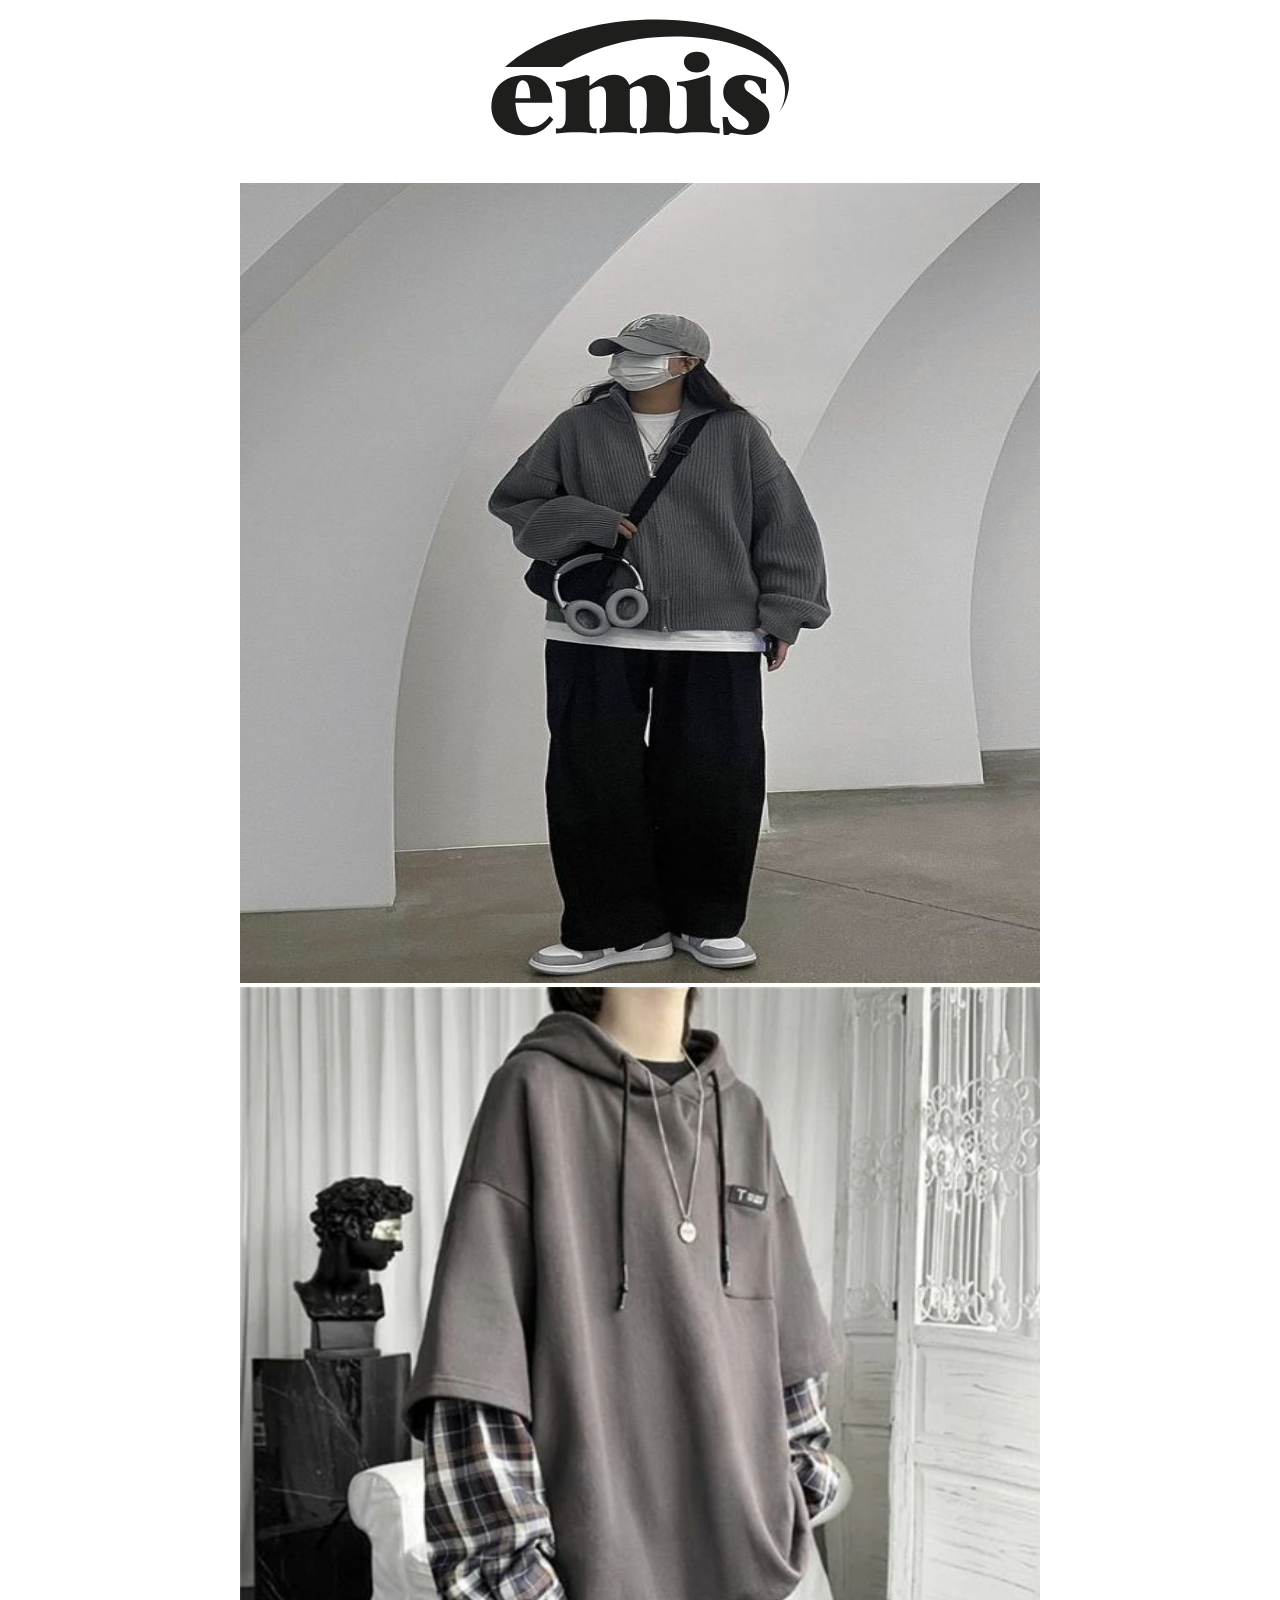
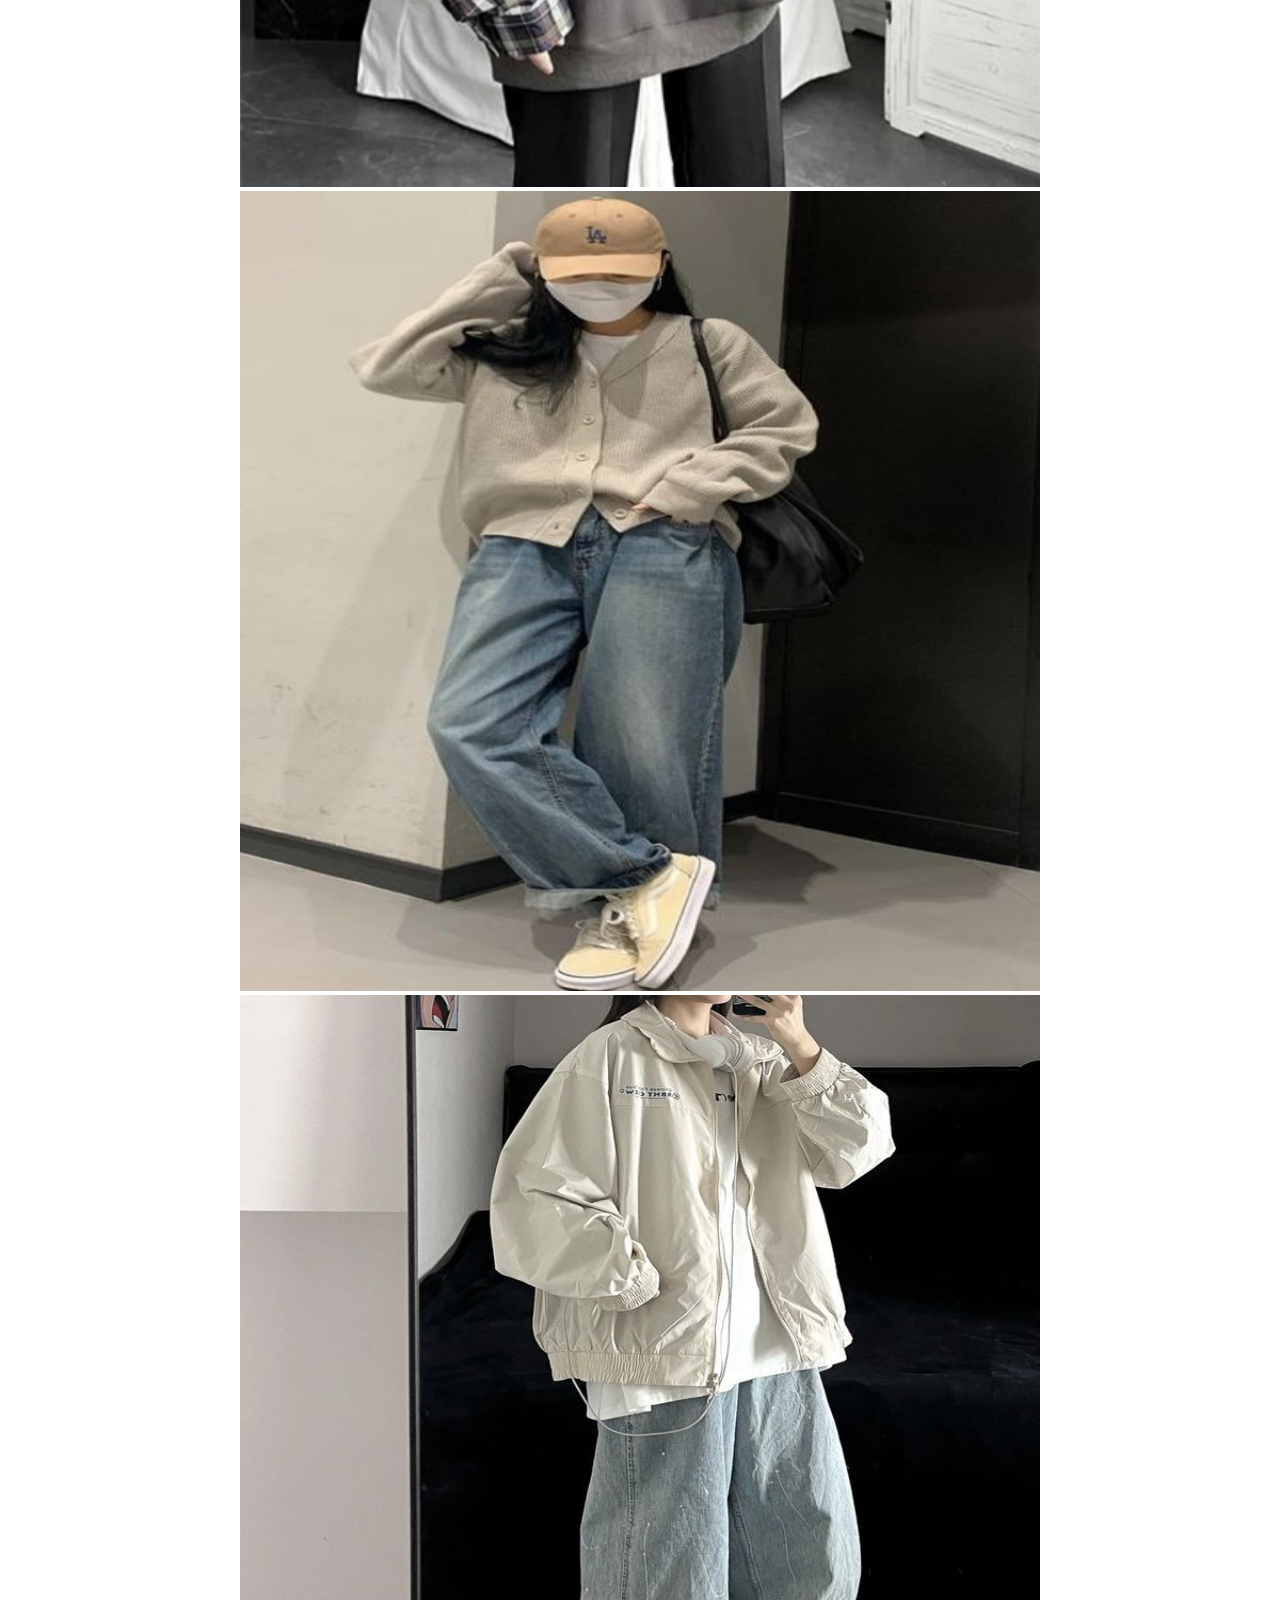
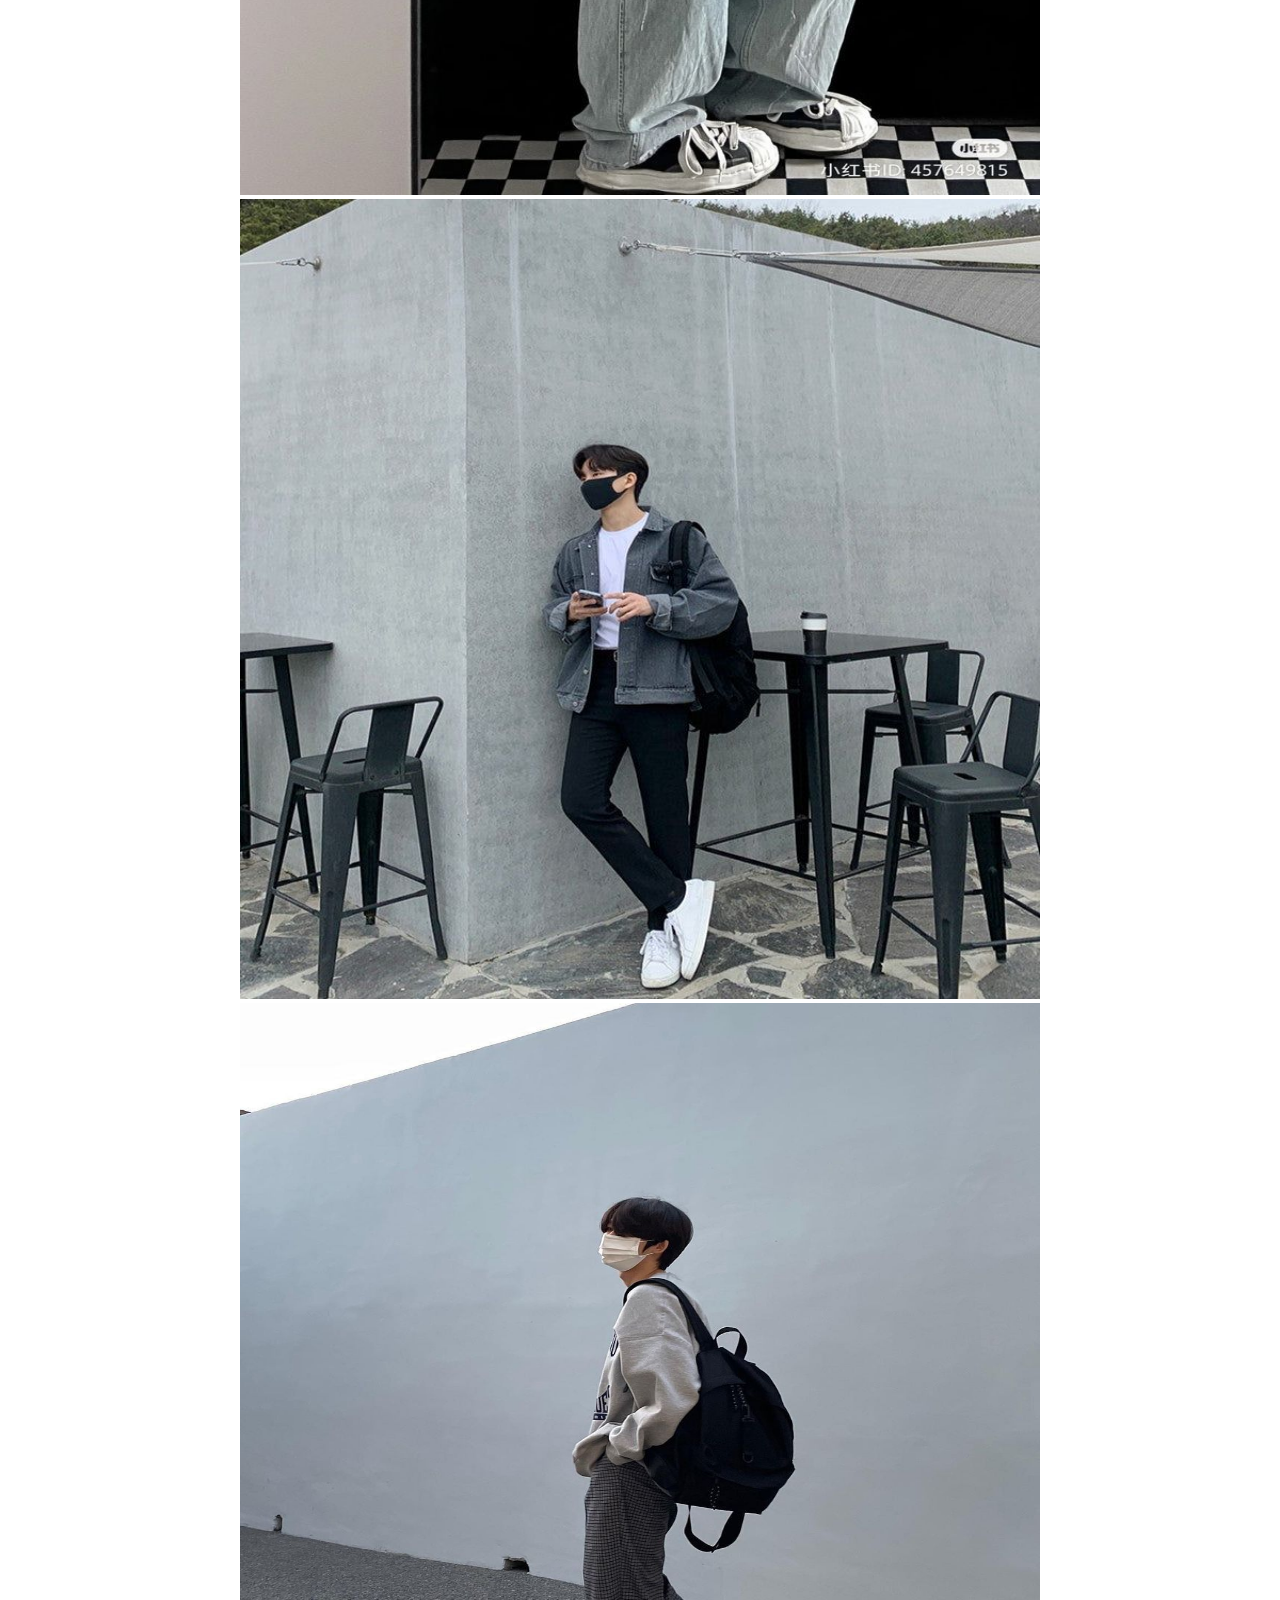
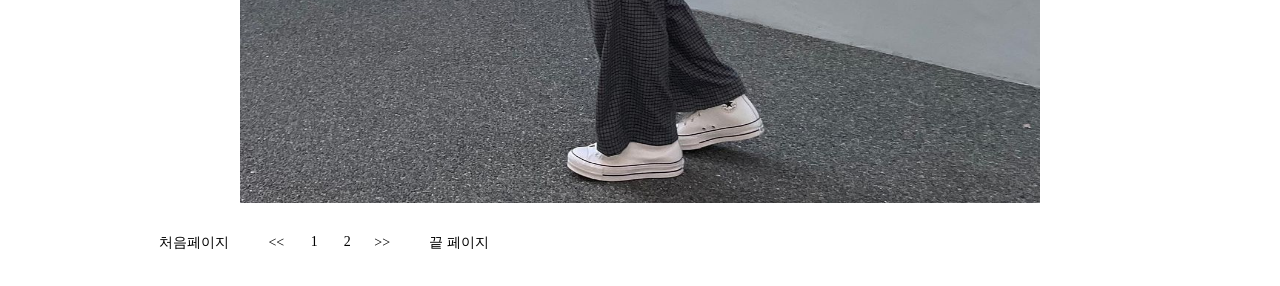
<file: src/main/webapp/One/ALL_Page.html>
<!DOCTYPE html>
<html lang="en">
    <head>
        <meta charset="UTF-8">
        <meta http-equiv="X-UA-Compatible" content="IE=edge">
        <meta name="viewport" content="width=device-width, initial-scale=1.0">
        <title>ALL</title>
        <link rel="stylesheet" href="../One.css/all.css">
    </head>
    <body>
        <div id="header">
            <div id="header1">
                <a href="../index.html">
                    <img src="../img/emisLOGO.svg" alt="메인로고"></a>
            </div>
        </div>
        <main id="main">
            <div class="img_area">
                <div class="img_area_item img_area_item_01">
                    <img src="../img/cloth4.jpg" alt="옷4">
            </div>
            <div class="img_area_item img_area_item_02">
                <img src="../img/cloth5.png" alt="옷5">
            </div>
            <div class="img_area_item img_area_item_03">
                <img src="../img/cloth6.jpg" alt="옷6">
            </div>
            <div class="img_area_item img_area_item_04">
                <img src="../img/cloth7.jpg" alt="옷7">
            </div>
            <div class="img_area_item img_area_item_05">
                <img src="../img/cloth8.jpg" alt="옷8">
            </div>
            <div class="img_area_item img_area_item_06">
                <img src="../img/cloth9.jpg" alt="옷9">
            </div>
        </div>
        </main>
        <footer id="footer">
            <div class="page">
                <ul class="pagination modal">
                    <li><a href="#" class="first">처음페이지</a></li>
                    <li><a href="#" class="arrow left"><<</a></li>
                    <li><a href="#" class="active num">1</a></li>
                    <li><a href="../One/NEW_Page.html" class="num">2</a></li>
                    <li><a href="../One/NEW_Page.html" class="arrow right">>></a></li>
                    <li><a href="../One/NEW_Page.html" class="last">끝 페이지</a></li>
                </ul>
            </div>
        </footer>
    </body>
</html>
</file>
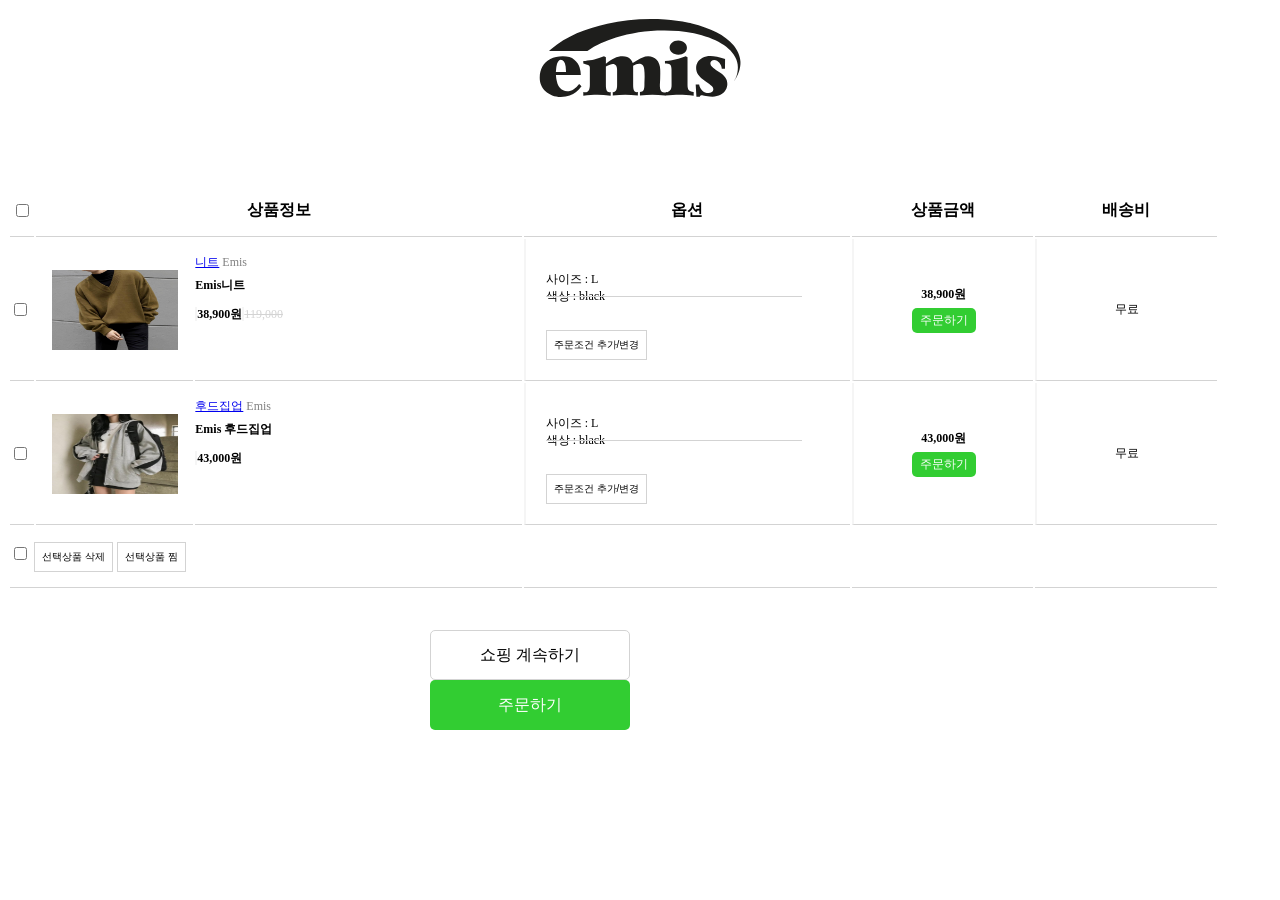
<file: src/main/webapp/One/basket_Page.html>
<!DOCTYPE html>
<html lang="ko">
    <head>
        <meta charset="UTF-8">
        <meta http-equiv="X-UA-Compatible" content="IE=edge">
        <meta name="viewport" content="width=device-width, initial-scale=1.0">
        <title>장바구니</title>
        <link rel="stylesheet" href="../One.css/basket.css">
    </head>
    <body>
        <div id="header">
            <div id="header1">
                <a href="../index.html">
                    <img src="../img/emisLOGO.svg" alt="메인로고"></a>
            </div>
        </div>
        <main id="main">
        <table class="cart__list">
            <form>
                <thead>
                    <tr>
                        <td><input type="checkbox"></td>
                        <td colspan="2">상품정보</td>
                        <td>옵션</td>
                        <td>상품금액</td>
                        <td>배송비</td>
                    </tr>
                </thead>
                <tbody>
                    <tr class="cart__list__detail">
                        <td><input type="checkbox"></td>
                        <td><img src="../img/cloth.jpg" alt="cloth"></td>
                        <td><a href="#">니트</a><span class="cart__list__smartstore"> Emis</span>
                            <p>Emis니트</p>
                            <sapn class="price">38,900원</sapn><span
                                style="text-decoration: line-through; color: lightgray;">119,000</span>
                        </td>
                        <td class="cart__list__option">
                            <p>사이즈 : L <br> 색상 : black</p>
                            <button class="cart__list__optionbtn">주문조건 추가/변경</button>
                        </td>
                        <td><span class="price">38,900원</span><br>
                            <button class="cart__list__orderbtn">주문하기</button>
                        </td>
                        <td>무료</td>
                    </tr>
                    <tr class="cart__list__detail">
                        <td style="width: 2%;"><input type="checkbox"></td>
                        <td style="width: 13%;">
                            <img src="../img/cloth1.jpg" alt="cloth1">
                        </td>
                        <td style="width: 27%;"><a href="#">후드집업</a><span class="cart__list__smartstore"> Emis</span>
                            <p>Emis 후드집업</p>
                            <span class=" price">43,000원</span>
                        </td>
                        <td class="cart__list__option" style="width: 27%;">
                            <p>사이즈 : L <br> 색상 : black</p>
                            <button class="cart__list__optionbtn">주문조건 추가/변경</button>
                        </td>
                        <td style="width: 15%;"><span class="price">43,000원</span><br>
                            <button class="cart__list__orderbtn">주문하기</button>
                        </td>
                        <td style="width: 15%;">무료</td>
                    </tr>
                </tbody>
                <tfoot>
                    <tr>
                        <td colspan="3"><input type="checkbox"> <button class="cart__list__optionbtn">선택상품 삭제</button>
                            <button class="cart__list__optionbtn">선택상품 찜</button>
                        </td>
                        <td></td>
                        <td></td>
                        <td></td>
                    </tr>
                </tfoot>
            </form>
        </table>
        <div class="cart__mainbtns">
            <form action="../One/main1.html" method="get">
            <button class="cart__bigorderbtn left">쇼핑 계속하기</button></form>
            <form action="../One/buy_page.html" method="get">
            <button class="cart__bigorderbtn right">주문하기</button></form>
        </div>
    </section>
</main>
    </body>
</html>
</file>
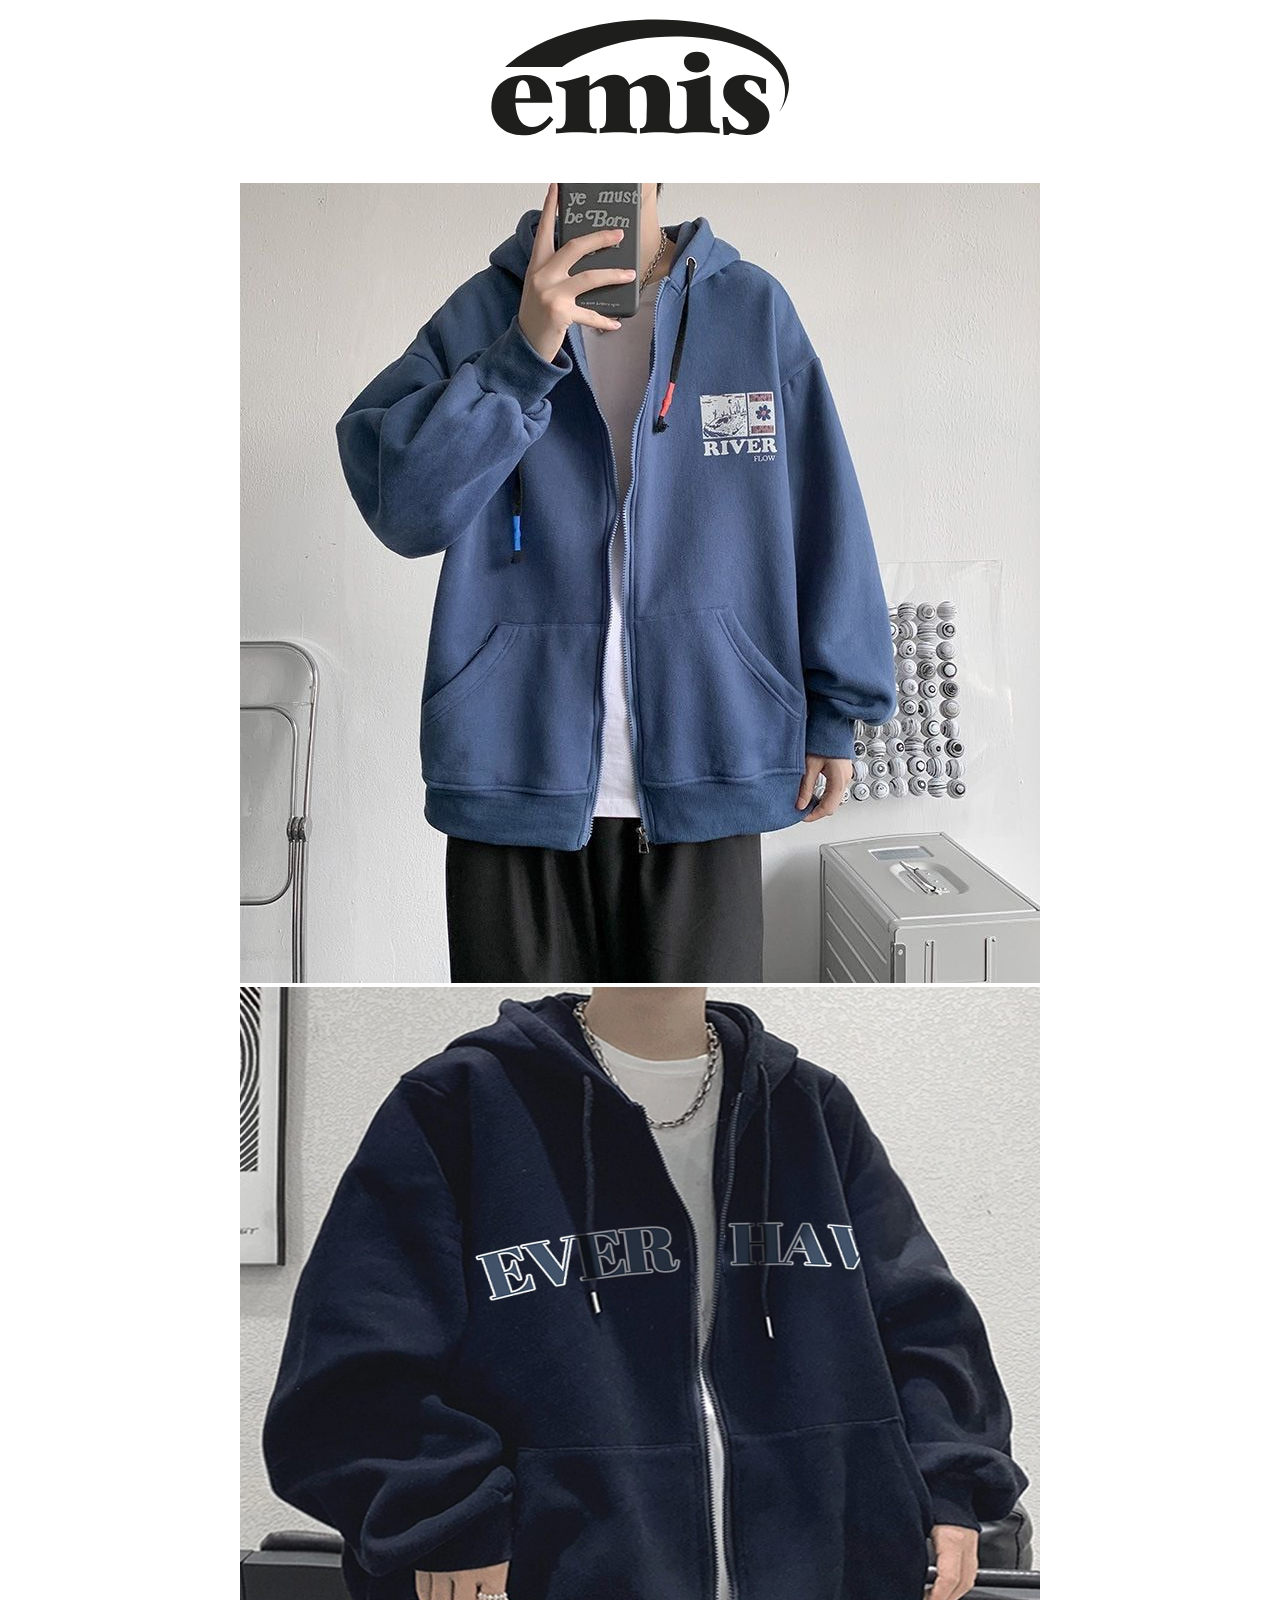
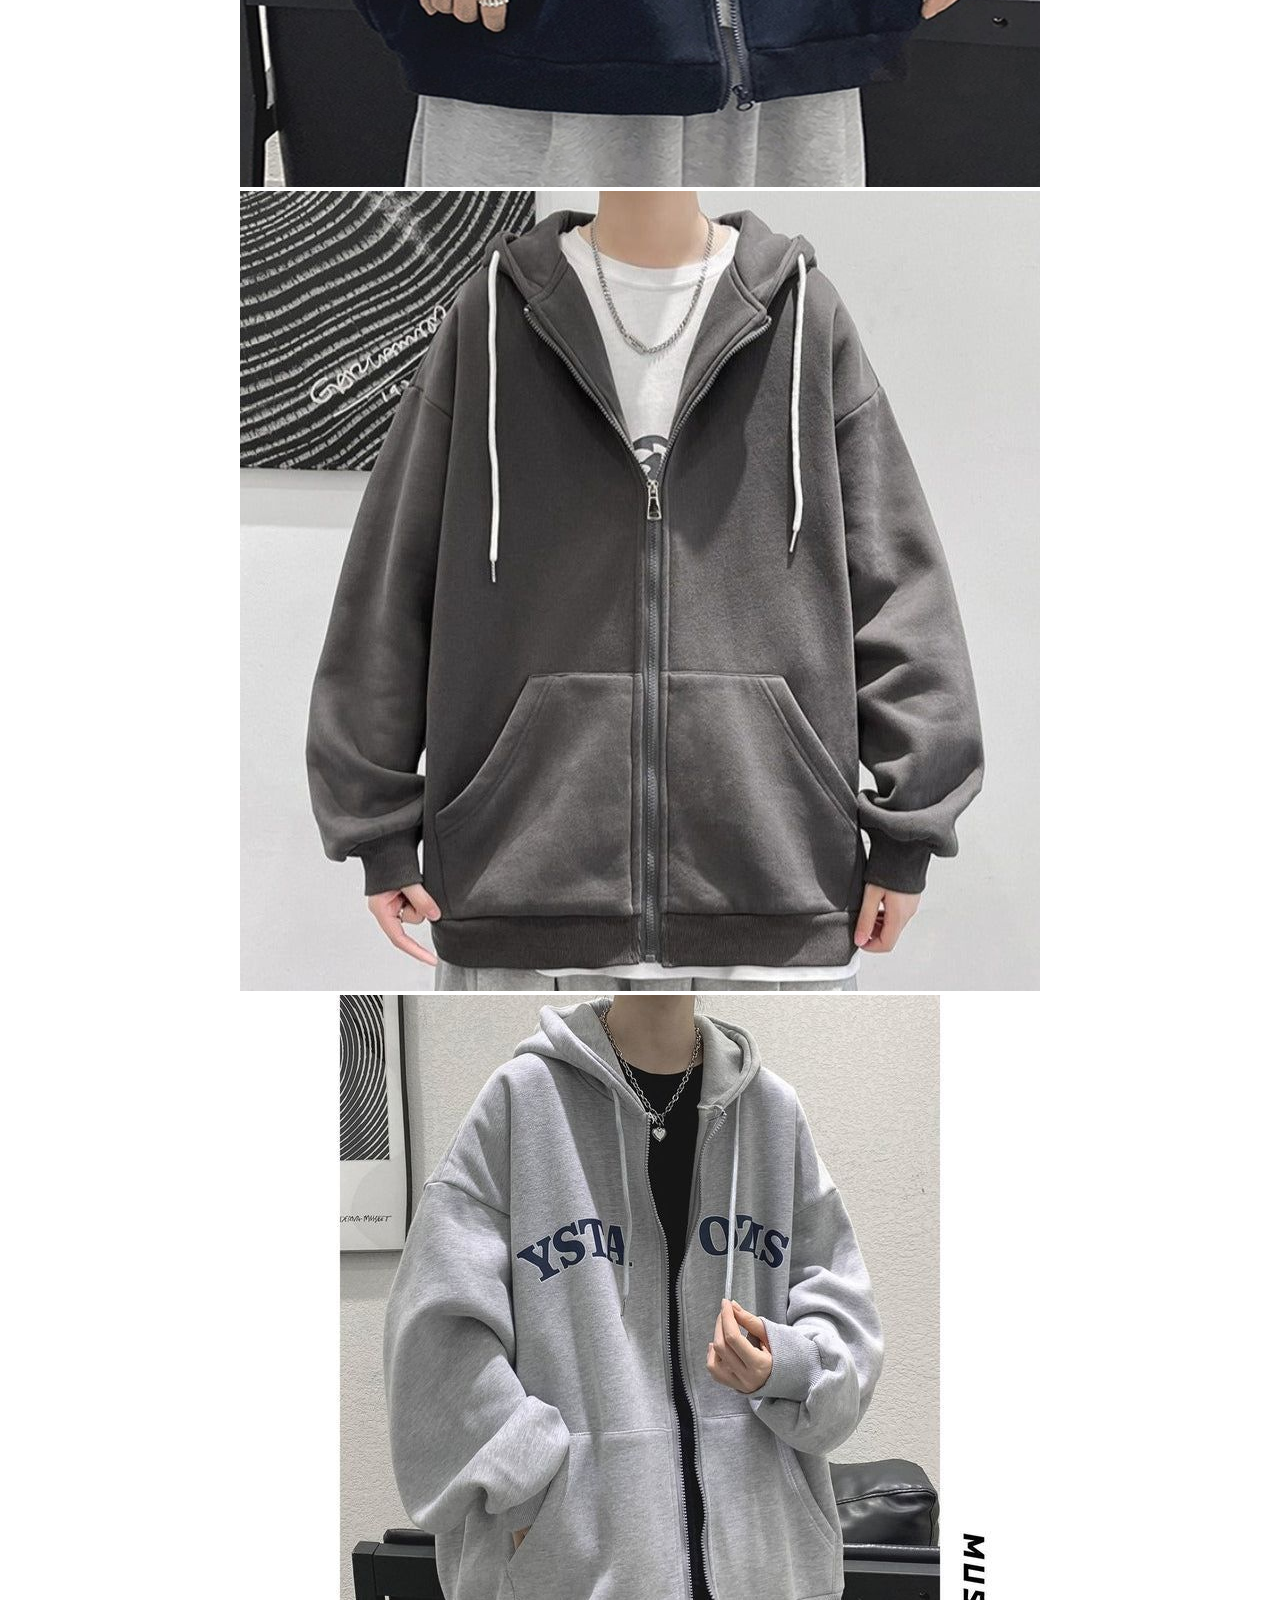
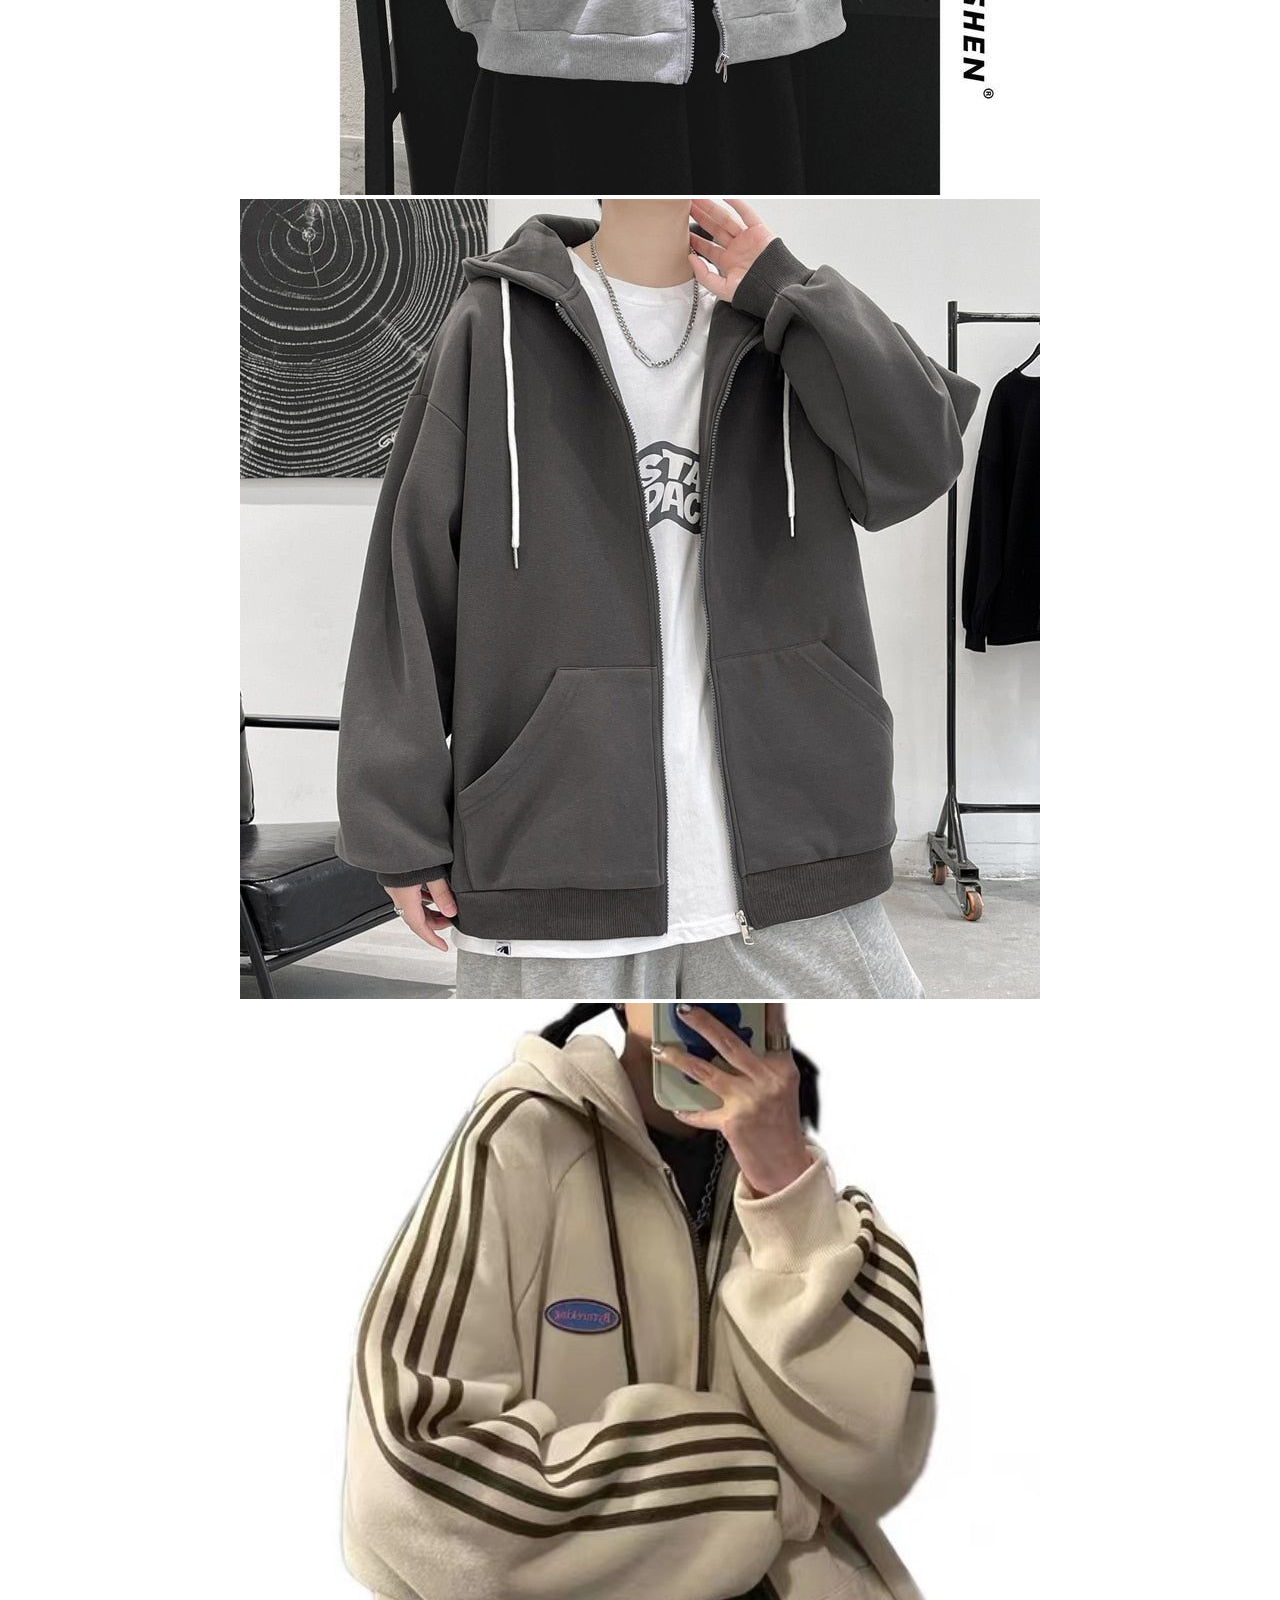
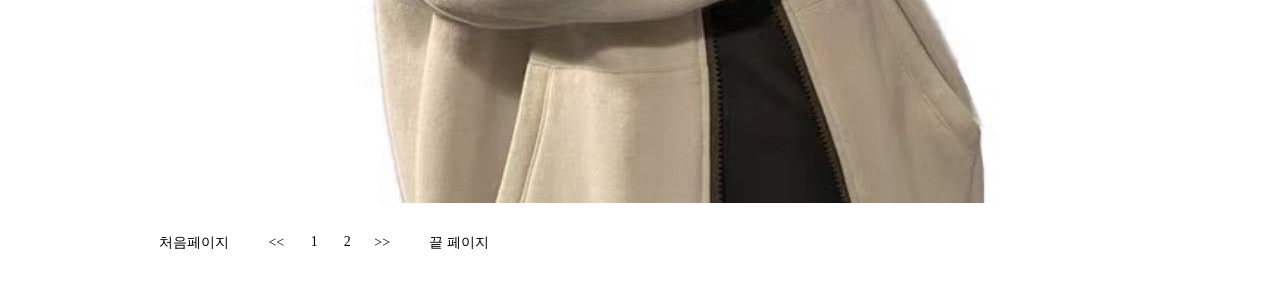
<file: src/main/webapp/One/BEST_Page.html>
<!DOCTYPE html>
<html lang="en">
    <head>
        <meta charset="UTF-8">
        <meta http-equiv="X-UA-Compatible" content="IE=edge">
        <meta name="viewport" content="width=device-width, initial-scale=1.0">
        <title>ALL</title>
        <link rel="stylesheet" href="../One.css/best.css">
    </head>
    <body>
        <div id="header">
            <div id="header1">
                <a href="../index.html">
                    <img src="../img/emisLOGO.svg" alt="메인로고"></a>
            </div>
        </div>
        <main id="main">
            <div class="img_area">
                <div class="img_area_item img_area_item_01">
                    <img src="../img/cloth16.jpg" alt="옷16">
            </div>
            <div class="img_area_item img_area_item_02">
                <img src="../img/cloth17.jpg" alt="17">
            </div>
            <div class="img_area_item img_area_item_03">
                <img src="../img/cloth18.jpg" alt="옷18">
            </div>
            <div class="img_area_item img_area_item_04">
                <img src="../img/cloth19.jpg" alt="옷19">
            </div>
            <div class="img_area_item img_area_item_05">
                <img src="../img/cloth20.jpg" alt="옷20">
            </div>
            <div class="img_area_item img_area_item_06">
                <img src="../img/cloth21.jpg" alt="옷21">
            </div>
        </div>
        </main>
        <footer id="footer">
            <div class="page">
                <ul class="pagination modal">
                    <li><a href="#" class="first">처음페이지</a></li>
                    <li><a href="#" class="arrow left"><<</a></li>
                    <li><a href="#" class="active num">1</a></li>
                    <li><a href="../One/ALL_Page.html" class="num">2</a></li>
                    <li><a href="../One/ALL_Page.html" class="arrow right">>></a></li>
                    <li><a href="../One/ALL_Page.html" class="last">끝 페이지</a></li>
                </ul>
            </div>
        </footer>
    </body>
</html>
</file>
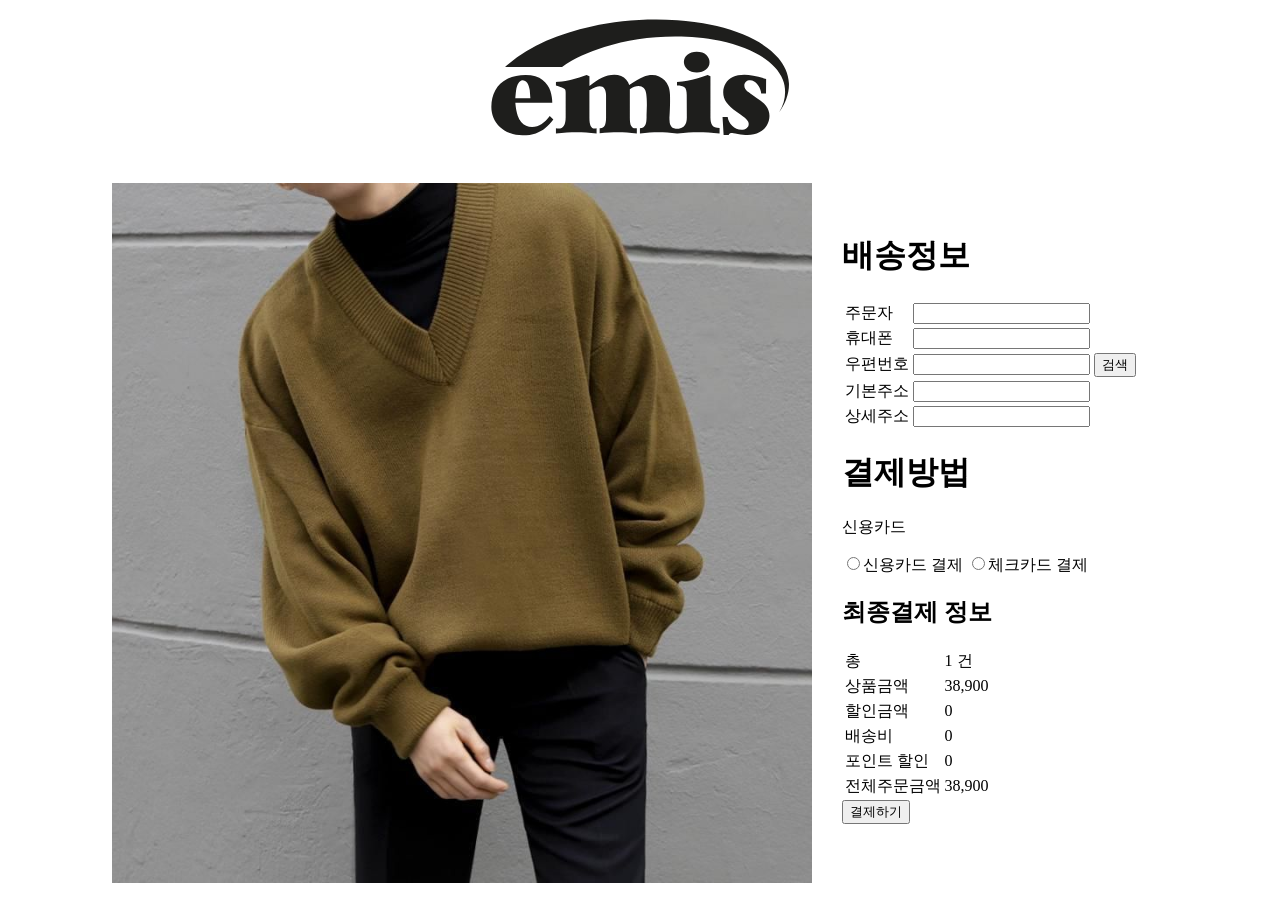
<file: src/main/webapp/One/buy_page.html>
<!DOCTYPE html>
<html lang="ko">
    <head>
        <meta charset="UTF-8">
        <meta http-equiv="X-UA-Compatible" content="IE=edge">
        <meta name="viewport" content="width=device-width, initial-scale=1.0">
        <title>구매 페이지</title>
        <link rel="stylesheet" href="../One.css/buy.css">

    </head>
    <body>
        <div id="header">
            <div id="header1">
                <a href="../index.html">
                    <img src="../img/emisLOGO.svg" alt="메인로고"></a>
            </div>
        </div>
        <main id="main">
            <div class="img_area">
                <div class="img_area_item img_area_item_01">
                    <img src="../img/cloth.jpg" alt="옷1">
                </div>
            </div>
            <div class="delivery">
                <h1>배송정보</h1>
                <table>
                    <tr>
                        <td>주문자</td>
                        <td><input type="text" name="orderer"></td>
                    </tr>
                    <tr>
                        <td>휴대폰</td>
                        <td>
                            <input type="text" name="hp">
                        </td>
                    </tr>
                    <tr>
                        <td>우편번호</td>
                        <td>
                            <input type="text" name="zip">
                            <input type="button" value="검색">
                        </td>
                    </tr>
                    <tr>
                        <td>기본주소</td>
                        <td>
                            <input type="text" name="addr1">
                        </td>
                    </tr>
                    <tr>
                        <td>상세주소</td>
                        <td><input type="text" name="addr2"></td>
                    </tr>
                </table>
                <div class="payment">
                    <h1>결제방법</h1>
                    <div>
                        <span>신용카드</span>
                        <p>
                            <label>
                                <input type="radio" name="payment" value="type1">신용카드 결제
                            </label>
                            <label>
                                <input type="radio" name="payment" value="type2">체크카드 결제
                            </label>
                        </p>
                    </div>
            </div>
                <div class="final">
                    <h2>최종결제 정보</h2>
                    <table>
                        <tr>
                            <td>총</td>
                            <td>1 건</td>
                        </tr>
                        <tr>
                            <td>상품금액</td>
                            <td>38,900</td>
                        </tr>
                        <tr>
                            <td>할인금액</td>
                            <td>0</td>
                        </tr>
                        <tr>
                            <td>배송비</td>
                            <td>0</td>
                        </tr>
                        <tr>
                            <td>포인트 할인</td>
                            <td>0</td>
                        </tr>
                        <tr>
                            <td>전체주문금액</td>
                            <td>38,900</td>
                        </tr>
                    </table>
                    <form action="../One/main1.html" method="get">
                        <input type="submit" value="결제하기" onclick="buy();">
                    </form>
                    <script>
                        function buy() {
                            document.querySelector("[type=submit]");
                            alert("구매가 완료되었습니다.");
                        }
                    </script>
                </div>
                </div>
        </main>
    </body>
</html>
</file>
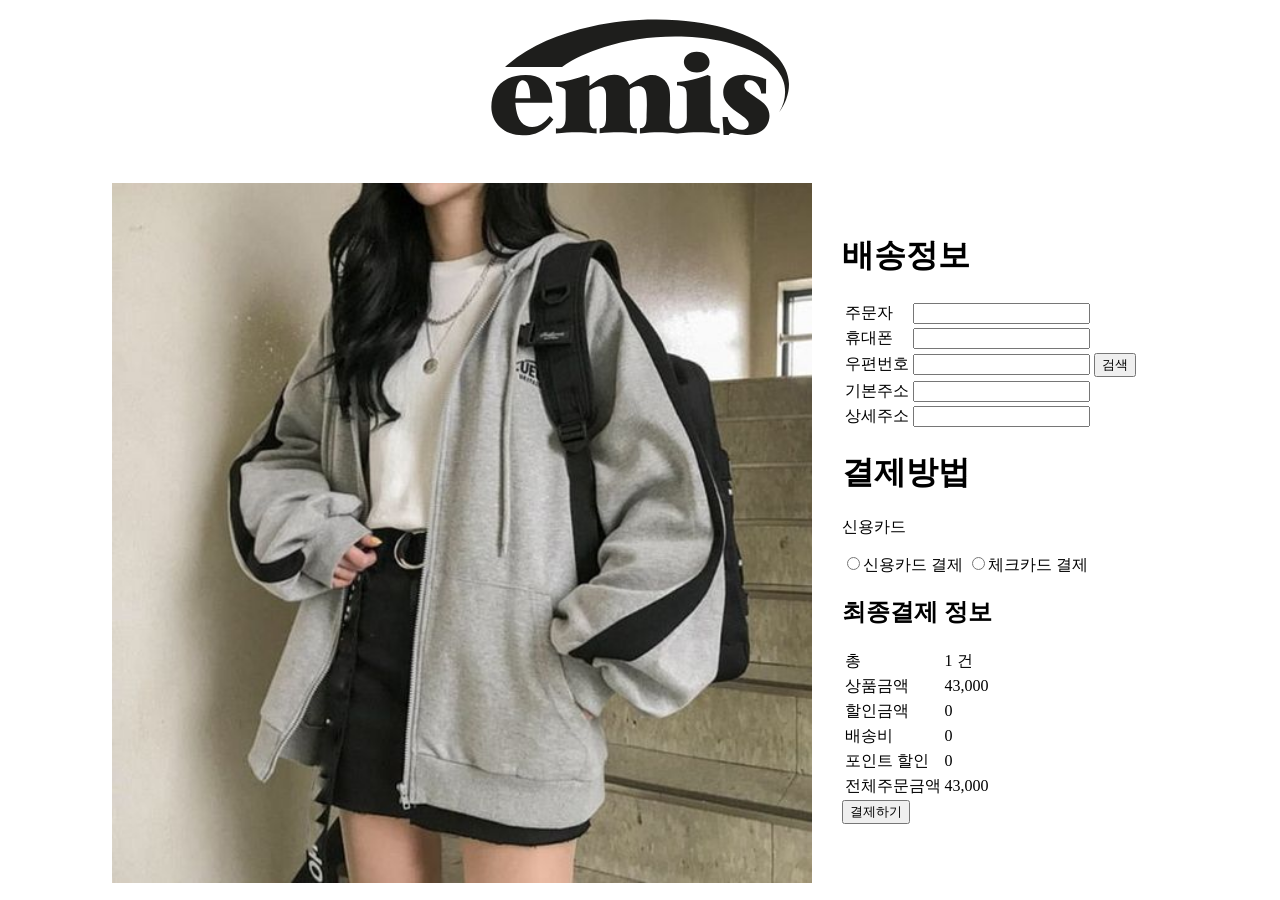
<file: src/main/webapp/One/buy_page1.html>
<!DOCTYPE html>
<html lang="ko">
    <head>
        <meta charset="UTF-8">
        <meta http-equiv="X-UA-Compatible" content="IE=edge">
        <meta name="viewport" content="width=device-width, initial-scale=1.0">
        <title>구매 페이지</title>
        <link rel="stylesheet" href="../One.css/buy.css">

    </head>
    <body>
        <div id="header">
            <div id="header1">
                <a href="../index.html">
                    <img src="../img/emisLOGO.svg" alt="메인로고"></a>
            </div>
        </div>
        <main id="main">
            <div class="img_area">
                <div class="img_area_item img_area_item_01">
                    <img src="../img/cloth1.jpg" alt="옷1">
                </div>
            </div>
            <div class="delivery">
                <h1>배송정보</h1>
                <table>
                    <tr>
                        <td>주문자</td>
                        <td><input type="text" name="orderer"></td>
                    </tr>
                    <tr>
                        <td>휴대폰</td>
                        <td>
                            <input type="text" name="hp">
                        </td>
                    </tr>
                    <tr>
                        <td>우편번호</td>
                        <td>
                            <input type="text" name="zip">
                            <input type="button" value="검색">
                        </td>
                    </tr>
                    <tr>
                        <td>기본주소</td>
                        <td>
                            <input type="text" name="addr1">
                        </td>
                    </tr>
                    <tr>
                        <td>상세주소</td>
                        <td><input type="text" name="addr2"></td>
                    </tr>
                </table>
                <div class="payment">
                    <h1>결제방법</h1>
                    <div>
                        <span>신용카드</span>
                        <p>
                            <label>
                                <input type="radio" name="payment" value="type1">신용카드 결제
                            </label>
                            <label>
                                <input type="radio" name="payment" value="type2">체크카드 결제
                            </label>
                        </p>
                    </div>
            </div>
                <div class="final">
                    <h2>최종결제 정보</h2>
                    <table>
                        <tr>
                            <td>총</td>
                            <td>1 건</td>
                        </tr>
                        <tr>
                            <td>상품금액</td>
                            <td>43,000</td>
                        </tr>
                        <tr>
                            <td>할인금액</td>
                            <td>0</td>
                        </tr>
                        <tr>
                            <td>배송비</td>
                            <td>0</td>
                        </tr>
                        <tr>
                            <td>포인트 할인</td>
                            <td>0</td>
                        </tr>
                        <tr>
                            <td>전체주문금액</td>
                            <td>43,000</td>
                        </tr>
                    </table>
                    <form action="../One/main1.html" method="get">
                    <input type="submit" value="결제하기" onclick="buy();">
                </form>
                <script>
                    function buy() {
                        document.querySelector("[type=submit]");
                        alert("구매가 완료되었습니다.");
                    }
                </script>
                </div>
                </div>
        </main>
    </body>
</html>
</file>
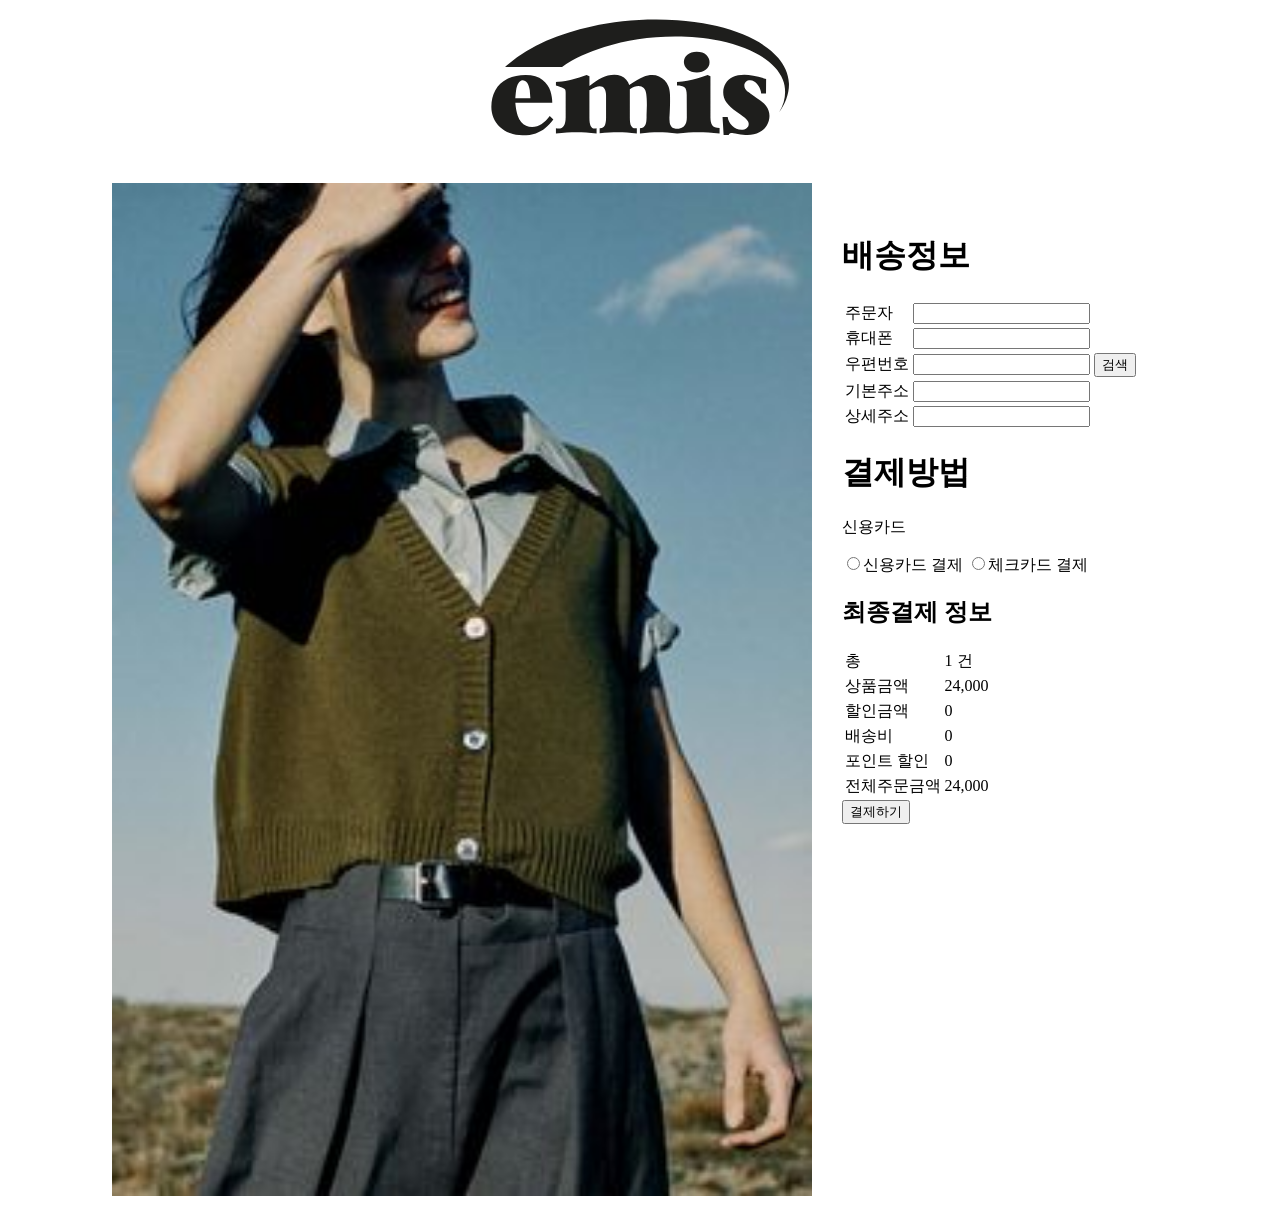
<file: src/main/webapp/One/buy_page2.html>
<!DOCTYPE html>
<html lang="ko">
    <head>
        <meta charset="UTF-8">
        <meta http-equiv="X-UA-Compatible" content="IE=edge">
        <meta name="viewport" content="width=device-width, initial-scale=1.0">
        <title>구매 페이지</title>
        <link rel="stylesheet" href="../One.css/buy.css">

    </head>
    <body>
        <div id="header">
            <div id="header1">
                <a href="../index.html">
                    <img src="../img/emisLOGO.svg" alt="메인로고"></a>
            </div>
        </div>
        <main id="main">
            <div class="img_area">
                <div class="img_area_item img_area_item_01">
                    <img src="../img/cloth2.jpg" alt="옷1">
                </div>
            </div>
            <div class="delivery">
                <h1>배송정보</h1>
                <table>
                    <tr>
                        <td>주문자</td>
                        <td><input type="text" name="orderer"></td>
                    </tr>
                    <tr>
                        <td>휴대폰</td>
                        <td>
                            <input type="text" name="hp">
                        </td>
                    </tr>
                    <tr>
                        <td>우편번호</td>
                        <td>
                            <input type="text" name="zip">
                            <input type="button" value="검색">
                        </td>
                    </tr>
                    <tr>
                        <td>기본주소</td>
                        <td>
                            <input type="text" name="addr1">
                        </td>
                    </tr>
                    <tr>
                        <td>상세주소</td>
                        <td><input type="text" name="addr2"></td>
                    </tr>
                </table>
                <div class="payment">
                    <h1>결제방법</h1>
                    <div>
                        <span>신용카드</span>
                        <p>
                            <label>
                                <input type="radio" name="payment" value="type1">신용카드 결제
                            </label>
                            <label>
                                <input type="radio" name="payment" value="type2">체크카드 결제
                            </label>
                        </p>
                    </div>
            </div>
                <div class="final">
                    <h2>최종결제 정보</h2>
                    <table>
                        <tr>
                            <td>총</td>
                            <td>1 건</td>
                        </tr>
                        <tr>
                            <td>상품금액</td>
                            <td>24,000</td>
                        </tr>
                        <tr>
                            <td>할인금액</td>
                            <td>0</td>
                        </tr>
                        <tr>
                            <td>배송비</td>
                            <td>0</td>
                        </tr>
                        <tr>
                            <td>포인트 할인</td>
                            <td>0</td>
                        </tr>
                        <tr>
                            <td>전체주문금액</td>
                            <td>24,000</td>
                        </tr>
                    </table>
                    <form action="../One/main1.html" method="get">
                    <input type="submit" value="결제하기" onclick="buy();">
                </form>
                <script>
                    function buy() {
                        document.querySelector("[type=submit]");
                        alert("구매가 완료되었습니다.");
                    }
                </script>
                </div>
                </div>
        </main>
    </body>
</html>
</file>
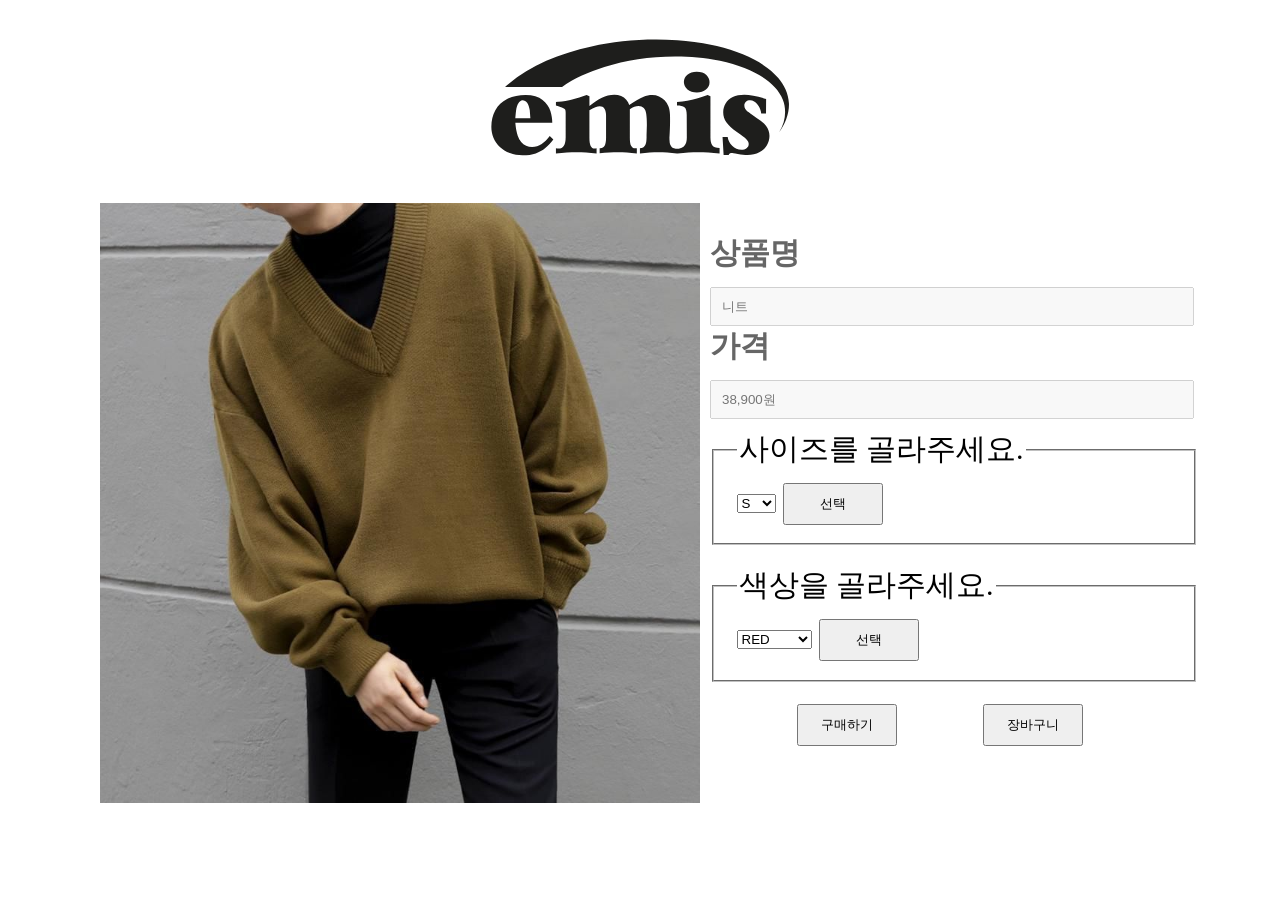
<file: src/main/webapp/One/cloth1_page.html>
<!DOCTYPE html>
<html lang="ko">
    <head>
        <meta charset="UTF-8">
        <meta http-equiv="X-UA-Compatible" content="IE=edge">
        <meta name="viewport" content="width=device-width, initial-scale=1.0">
        <title>옷 상세 페이지</title>
        <link rel="stylesheet" href="../One.css/cloth1.css">
    </head>
    <body>
        <div id="header">
            <div id="header1">
                <a href="../index.html">
                    <img src="../img/emisLOGO.svg" alt="메인로고"></a>
            </div>
        </div>
        <main id="main">
            <div class="img_area">
                <div class="img_area_item img_area_item_01">
                    <img src="../img/cloth.jpg" alt="옷1">
                </div>
            </div>
            <div class="text_area">
                <label for="dd">상품명</label><input type="text" class="cloth cloth1" id="dd" placeholder="니트" disabled> <br>
                <label for="ff">가격</label><input type="text" class="cloth cloth2" id="ff" placeholder="38,900원" disabled> <br>
                <div class="size">
                    <form action="" method="get">
                        <fieldset>
                            <legend>사이즈를 골라주세요.</legend>
                            <select name="size" id="size">
                                <option value="S">S</option>
                                <option value="M">M</option>
                                <option value="L">L</option>
                                <option value="XL">XL</option>
                            </select>
                            <input type="submit" value="선택">
                        </fieldset>
                    </form>
                </div>
                <div class="color">
                    <form action="" method="get">
                        <fieldset>
                            <legend>색상을 골라주세요.</legend>
                            <select name="color" id="color">
                                <option value="red">RED</option>
                                <option value="black">BLACK</option>
                                <option value="white">WHITHE</option>
                                <option value="blue">BLUE</option>
                            </select>
                            <input type="submit" value="선택">
                        </fieldset>
                    </form>
                </div>
                <div class="buy">
                    <form action="../One/buy_page.html" method="get">
                        <input type="submit" value="구매하기">
                    </form>
                    <form action="../One/basket_Page.html" method="get">
                        <input type="submit" value="장바구니">
                    </form>
                </div>
            </div>
        </main>
    </body>
</html>
</file>
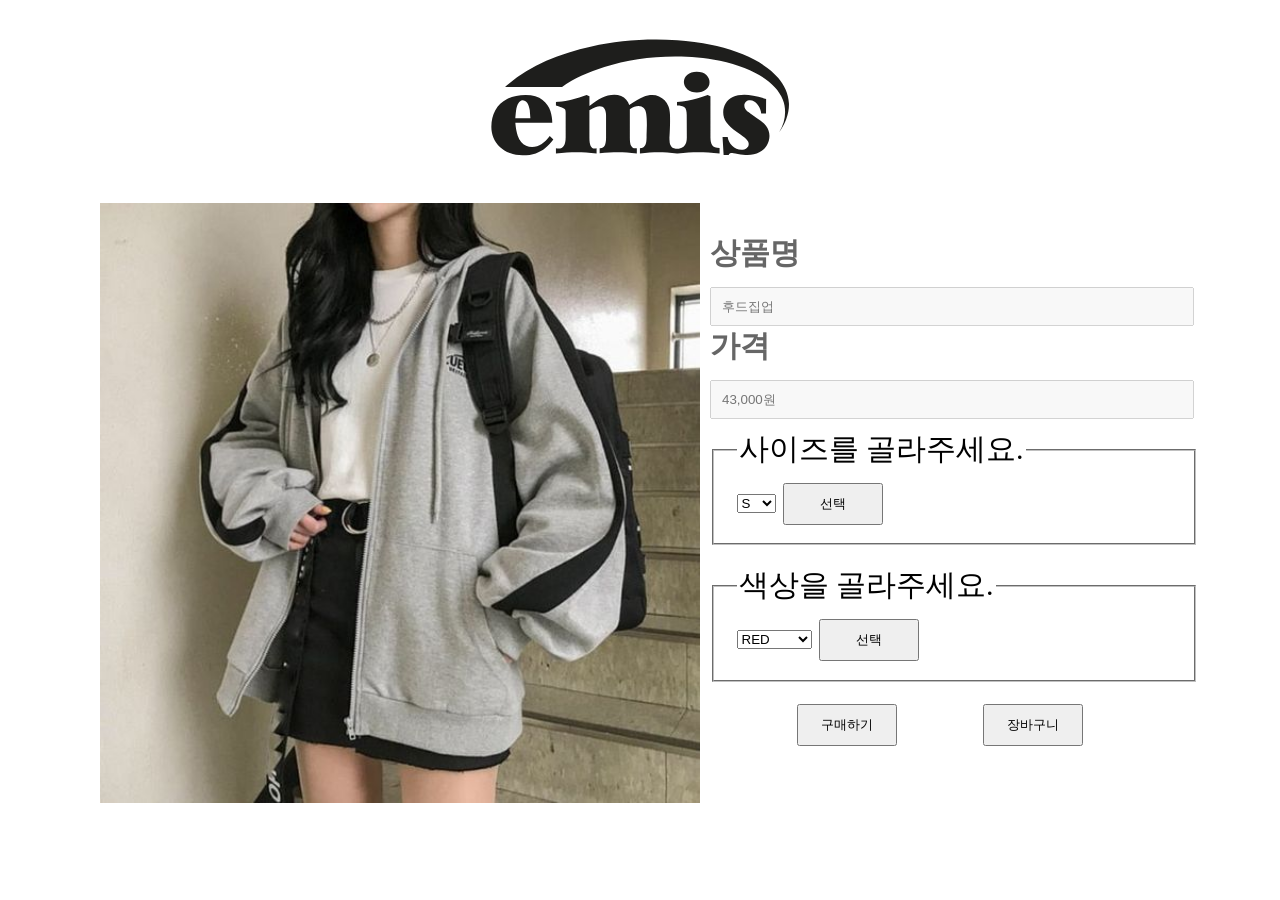
<file: src/main/webapp/One/cloth2_page.html>
<!DOCTYPE html>
<html lang="ko">
    <head>
        <meta charset="UTF-8">
        <meta http-equiv="X-UA-Compatible" content="IE=edge">
        <meta name="viewport" content="width=device-width, initial-scale=1.0">
        <title>옷 상세 페이지</title>
        <link rel="stylesheet" href="../One.css/cloth2.css">
    </head>
    <body>
        <div id="header">
            <div id="header1">
                <a href="../index.html">
                    <img src="../img/emisLOGO.svg" alt="메인로고"></a>
            </div>
        </div>
        <main id="main">
            <div class="img_area">
                <div class="img_area_item img_area_item_01">
                    <img src="../img/cloth1.jpg" alt="옷1">
                </div>
            </div>
            <div class="text_area">
                <label for="dd">상품명</label><input type="text" class="cloth cloth1" id="dd" placeholder="후드집업" disabled> <br>
                <label for="ff">가격</label><input type="text" class="cloth cloth2" id="ff" placeholder="43,000원" disabled> <br>
                <div class="size">
                    <form action="" method="get">
                        <fieldset>
                            <legend>사이즈를 골라주세요.</legend>
                            <select name="size" id="size">
                                <option value="S">S</option>
                                <option value="M">M</option>
                                <option value="L">L</option>
                                <option value="XL">XL</option>
                            </select>
                            <input type="submit" value="선택">
                        </fieldset>
                    </form>
                </div>
                <div class="color">
                    <form action="" method="get">
                        <fieldset>
                            <legend>색상을 골라주세요.</legend>
                            <select name="color" id="color">
                                <option value="red">RED</option>
                                <option value="black">BLACK</option>
                                <option value="white">WHITHE</option>
                                <option value="blue">BLUE</option>
                            </select>
                            <input type="submit" value="선택">
                        </fieldset>
                    </form>
                </div>
                <div class="buy">
                    <form action="../One/buy_page1.html" method="get">
                        <input type="submit" value="구매하기">
                    </form>
                    <form action="../One/basket_Page.html" method="get">
                        <input type="submit" value="장바구니">
                    </form>
                </div>
            </div>
        </main>
    </body>
</html>
</file>
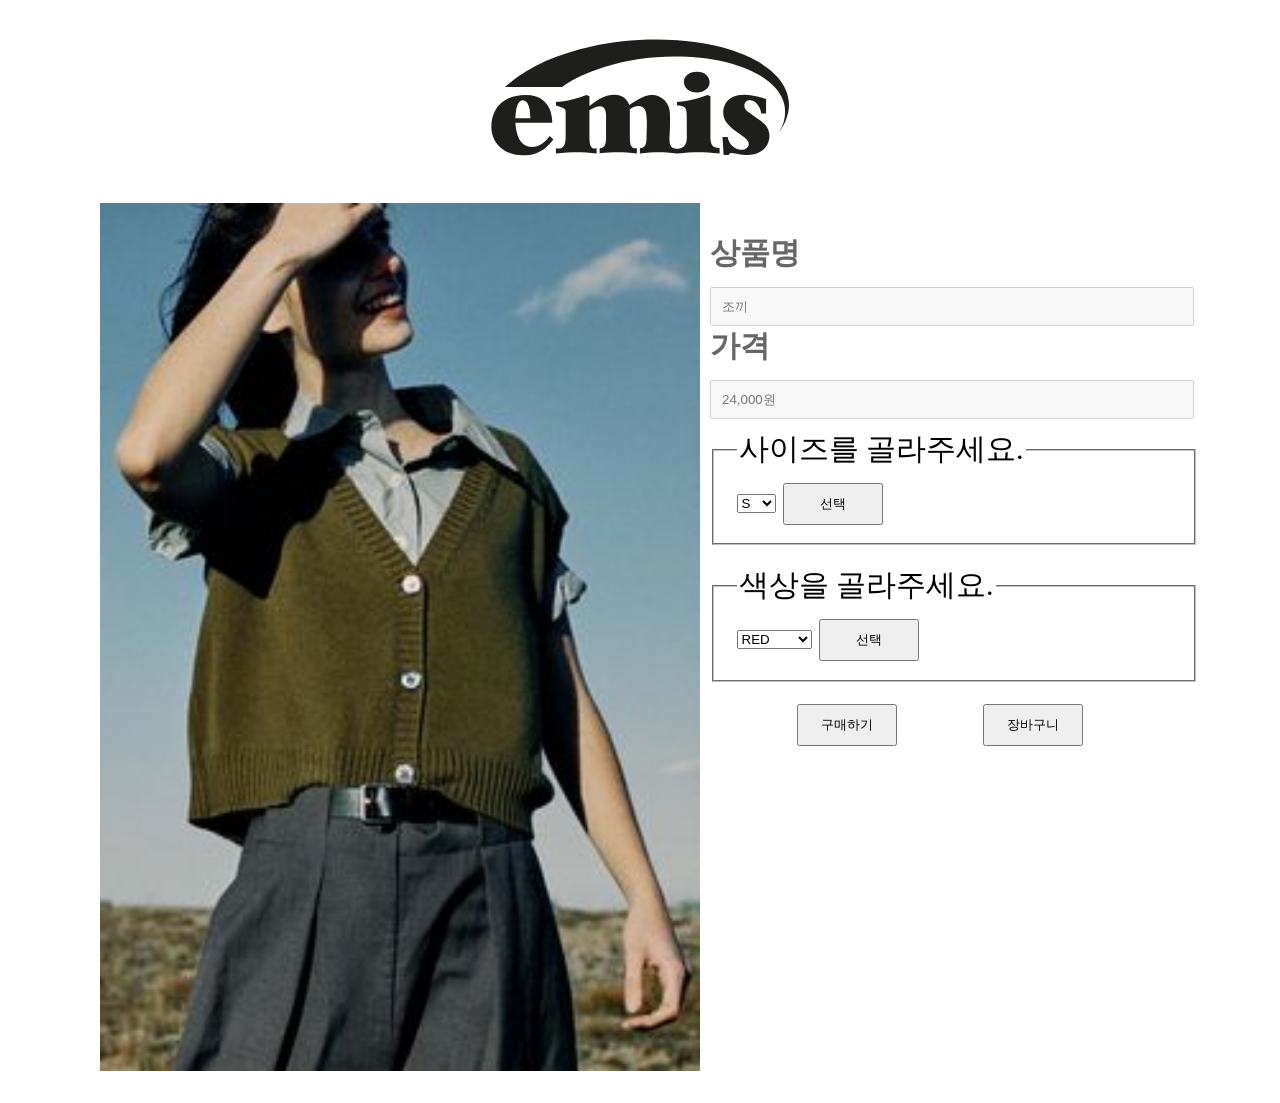
<file: src/main/webapp/One/cloth3_page.html>
<!DOCTYPE html>
<html lang="ko">
    <head>
        <meta charset="UTF-8">
        <meta http-equiv="X-UA-Compatible" content="IE=edge">
        <meta name="viewport" content="width=device-width, initial-scale=1.0">
        <title>옷 상세 페이지</title>
        <link rel="stylesheet" href="../One.css/cloth3.css">
    </head>
    <body>
        <div id="header">
            <div id="header1">
                <a href="../index.html">
                    <img src="../img/emisLOGO.svg" alt="메인로고"></a>
            </div>
        </div>
        <main id="main">
            <div class="img_area">
                <div class="img_area_item img_area_item_01">
                    <img src="../img/cloth2.jpg" alt="옷1">
                </div>
            </div>
            <div class="text_area">
                <label for="dd">상품명</label><input type="text" class="cloth cloth1" id="dd" placeholder="조끼" disabled> <br>
                <label for="ff">가격</label><input type="text" class="cloth cloth2" id="ff" placeholder="24,000원" disabled> <br>
                <div class="size">
                    <form action="" method="get">
                        <fieldset>
                            <legend>사이즈를 골라주세요.</legend>
                            <select name="size" id="size">
                                <option value="S">S</option>
                                <option value="M">M</option>
                                <option value="L">L</option>
                                <option value="XL">XL</option>
                            </select>
                            <input type="submit" value="선택">
                        </fieldset>
                    </form>
                </div>
                <div class="color">
                    <form action="" method="get">
                        <fieldset>
                            <legend>색상을 골라주세요.</legend>
                            <select name="color" id="color">
                                <option value="red">RED</option>
                                <option value="black">BLACK</option>
                                <option value="white">WHITHE</option>
                                <option value="blue">BLUE</option>
                            </select>
                            <input type="submit" value="선택">
                        </fieldset>
                    </form>
                </div>
                <div class="buy">
                    <form action="../One/buy_page2.html" method="get">
                        <input type="submit" value="구매하기">
                    </form>
                    <form action="../One/basket_Page.html" method="get">
                        <input type="submit" value="장바구니">
                    </form>
                </div>
            </div>
        </main>
    </body>
</html>
</file>
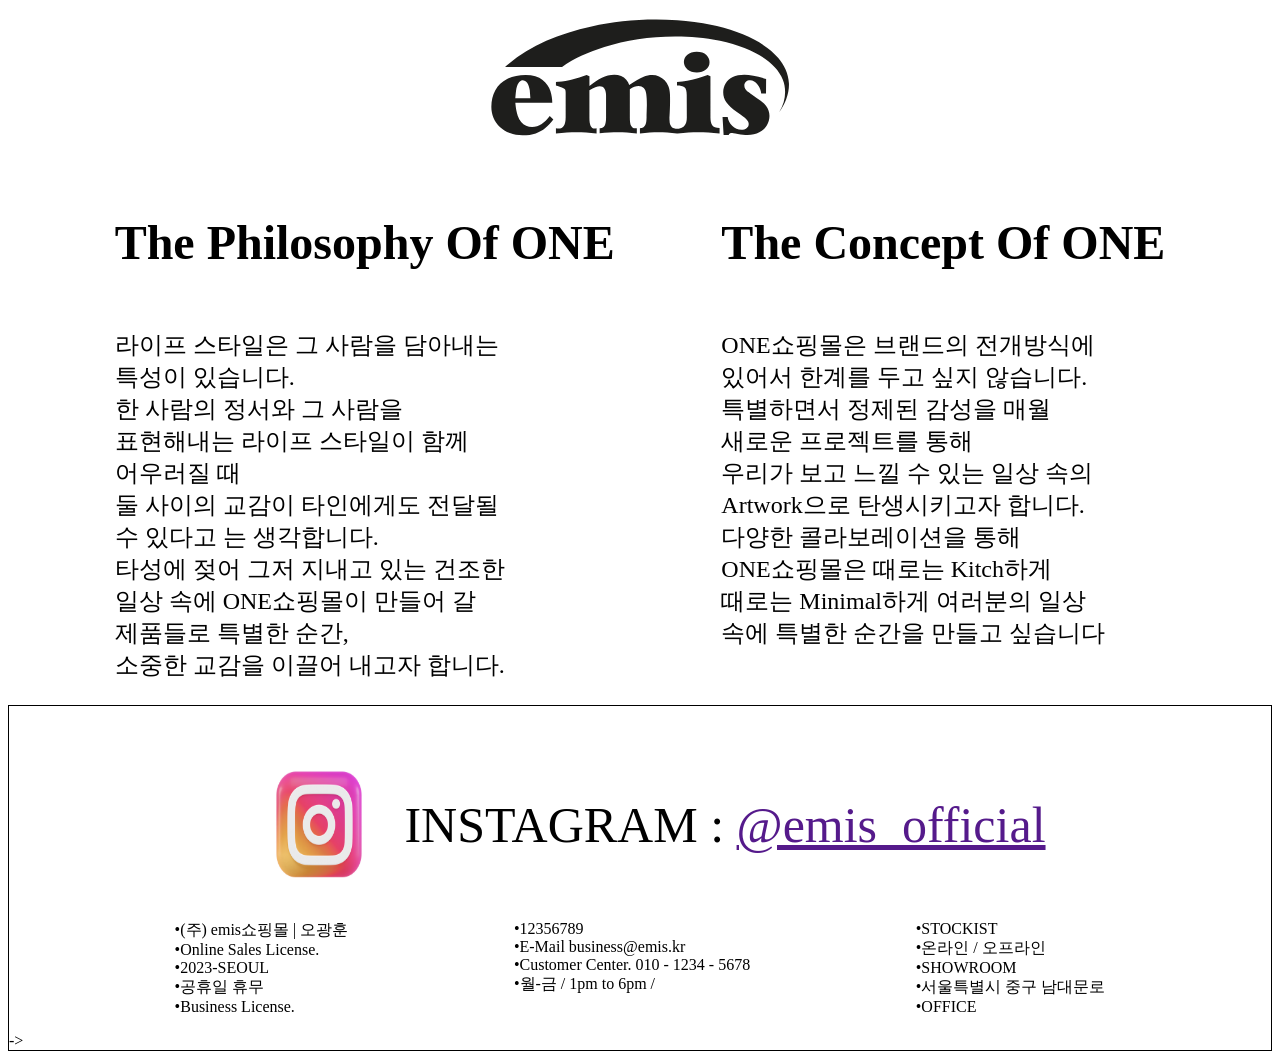
<file: src/main/webapp/One/Info_Page.html>
<!DOCTYPE html>
<html lang="ko">
    <head>
        <meta charset="UTF-8">
        <meta http-equiv="X-UA-Compatible" content="IE=edge">
        <meta name="viewport" content="width=device-width, initial-scale=1.0">
        <title>홈페이지 정보 페이지</title>
        <link rel="stylesheet" href="../One.css/Info.css">
    </head>
    <body>
        <div id="header">
            <div id="header1">
                <a href="../index.html">
                    <img src="../img/emisLOGO.svg" alt="메인로고"></a>
            </div>
            
        </div>
        <main id="main">
            <div class="text_area">
                <div class="text_area_item">
                    <p><h1>The Philosophy Of ONE</h1> <br>
                        라이프 스타일은 그 사람을 담아내는 <br>
                        특성이 있습니다.<br>
                        한 사람의 정서와 그 사람을<br>
                        표현해내는 라이프 스타일이 함께<br>
                        어우러질 때<br>
                        둘 사이의 교감이 타인에게도 전달될<br>
                        수 있다고 는 생각합니다.<br>
                        타성에 젖어 그저 지내고 있는 건조한<br>
                        일상 속에 ONE쇼핑몰이 만들어 갈<br>
                        제품들로 특별한 순간,<br>
                        소중한 교감을 이끌어 내고자 합니다.</p>
                </div>
                <div class="text_area_item">
                    <p><h1>The Concept Of ONE</h1> <br>
                        ONE쇼핑몰은 브랜드의 전개방식에<br>
                        있어서 한계를 두고 싶지 않습니다.<br>
                        특별하면서 정제된 감성을 매월<br>
                        새로운 프로젝트를 통해<br>
                        우리가 보고 느낄 수 있는 일상 속의<br>
                        Artwork으로 탄생시키고자 합니다.<br>
                        다양한 콜라보레이션을 통해<br>
                        ONE쇼핑몰은 때로는 Kitch하게<br>
                        때로는 Minimal하게 여러분의 일상<br>
                        속에 특별한 순간을 만들고 싶습니다</p>
                </div>
            </div>
        </main>
        <footer id="footer">
            <div class="sns">
                <img src="../img/Instagram 3d Icon Concept.png" alt="">
                <p>INSTAGRAM : <a href="">@emis_official</a></p>
            </div>
            <div class="info">
                <p class="inpo_1">•(주) emis쇼핑몰 | 오광훈 <br>
                    •Online Sales License. <br>
                    •2023-SEOUL <br>
                    •공휴일 휴무 <br>
                    •Business License. <br></p>
                <p class="inpo_2">•12356789 <br>
                    •E-Mail business@emis.kr <br>
                    •Customer Center. 010 -
                    1234 - 5678 <br>
                    •월-금 / 1pm to 6pm / <br>
                    </p>
                <p class="inpo_3">•STOCKIST <br>
                    •온라인 / 오프라인 <br>
                    •SHOWROOM <br>
                    •서울특별시 중구 남대문로 <br>
                    •OFFICE <br>
                </p>
            </div>->
        </footer>
    </body>
</html>
</file>
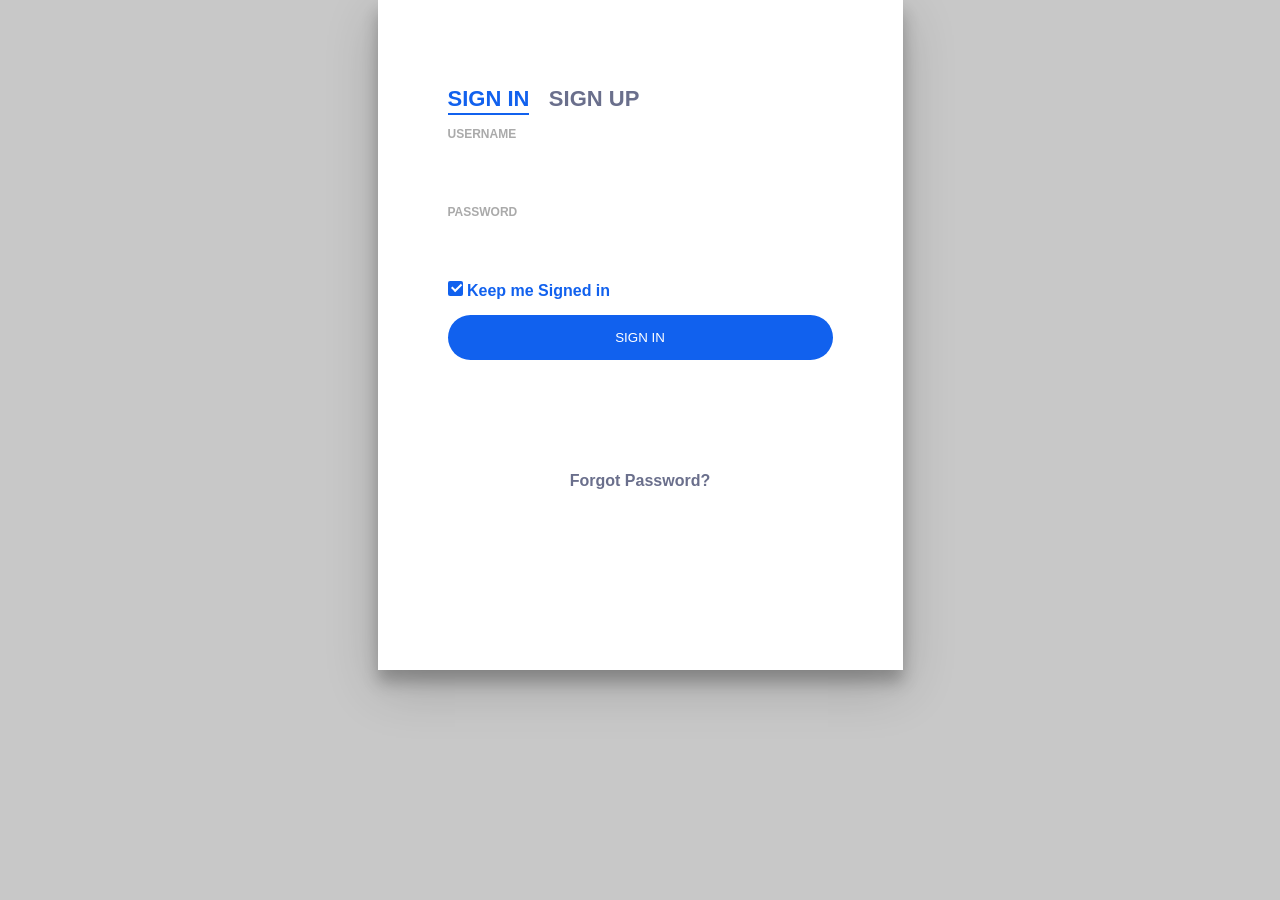
<file: src/main/webapp/One/login.test.html>
<!DOCTYPE html>
<html lang="ko">
    <head>
        <meta charset="UTF-8">
        <meta http-equiv="X-UA-Compatible" content="IE=edge">
        <meta name="viewport" content="width=device-width, initial-scale=1.0">
        <title>test</title>
        <link rel="stylesheet" href="../One.css/login.test.css">
    </head>
    <body>
    <div class="login-wrap">
        <div class="login-html">
            <input id="tab-1" type="radio" name="tab" class="sign-in" checked><label for="tab-1" class="tab">Sign In</label>
            <input id="tab-2" type="radio" name="tab" class="sign-up"><label for="tab-2" class="tab">Sign Up</label>
            <div class="login-form">
            <div class="sign-in-htm">
                <div class="group">
                <label for="user" class="label">Username</label>
                <input id="user" type="text" class="input">
                </div>
                <div class="group">
                <label for="pass" class="label">Password</label>
                <input id="pass" type="password" class="input" data-type="password">
                </div>
                <div class="group">
                <input id="check" type="checkbox" class="check" checked>
                <label for="check"><span class="icon"></span> Keep me Signed in</label>
                </div>
                <div class="group">
                <input type="submit" class="button" value="Sign In">
                </div>
                <div class="hr"></div>
                <div class="foot-lnk">
                <a href="#forgot">Forgot Password?</a>
                </div>
            </div>
            <div class="sign-up-htm">
                <div class="group">
                <label for="user" class="label">Username</label>
                <input id="user" type="text" class="input">
                </div>
                <div class="group">
                <label for="pass" class="label">Password</label>
                <input id="pass" type="password" class="input" data-type="password">
                </div>
                <div class="group">
                <label for="pass" class="label">Repeat Password</label>
                <input id="pass" type="password" class="input" data-type="password">
                </div>
                <div class="group">
                <label for="pass" class="label">Email Address</label>
                <input id="pass" type="text" class="input">
                </div>
                <div class="group">
                <input type="submit" class="button" value="Sign Up">
                </div>
                <div class="hr"></div>
                <div class="foot-lnk">
                <label for="tab-1">Already Member?</a>
                </div>
            </div>
            </div>
        </div>
        </div>
    </body>
</html>
</file>
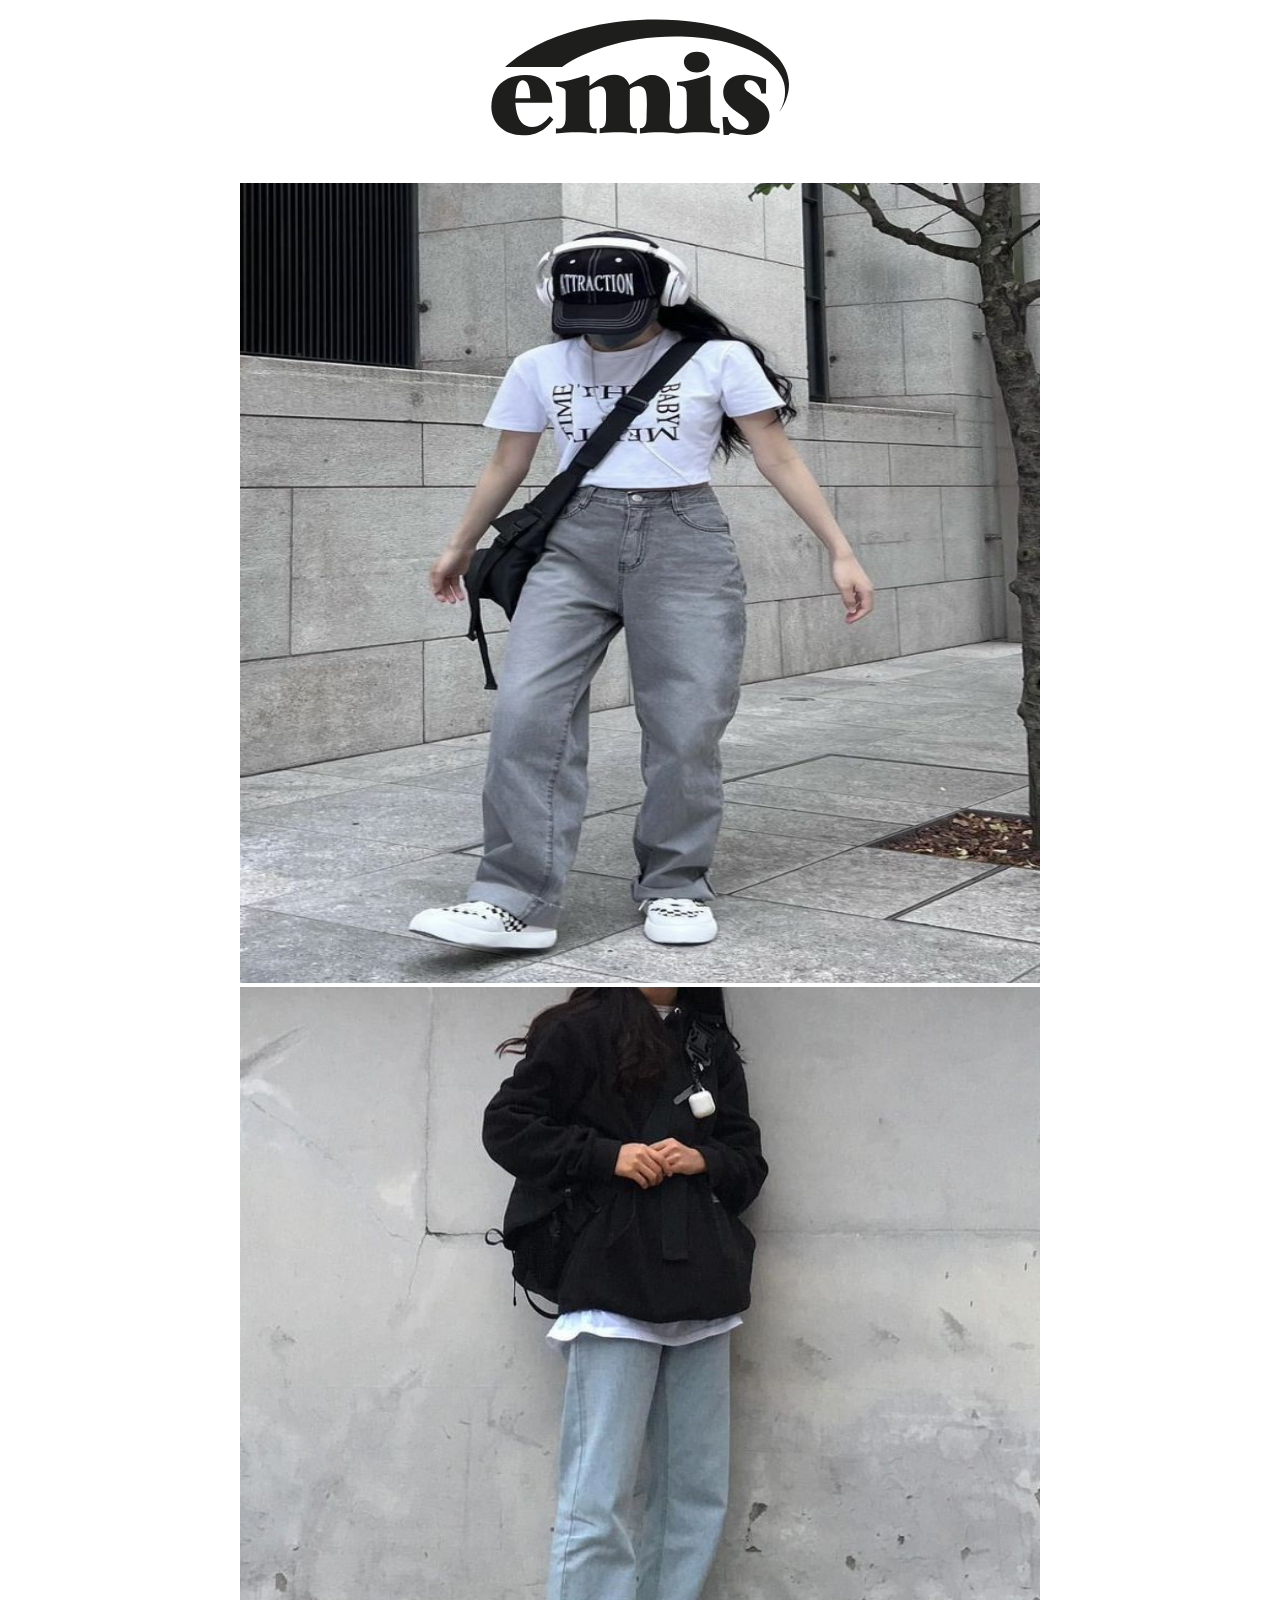
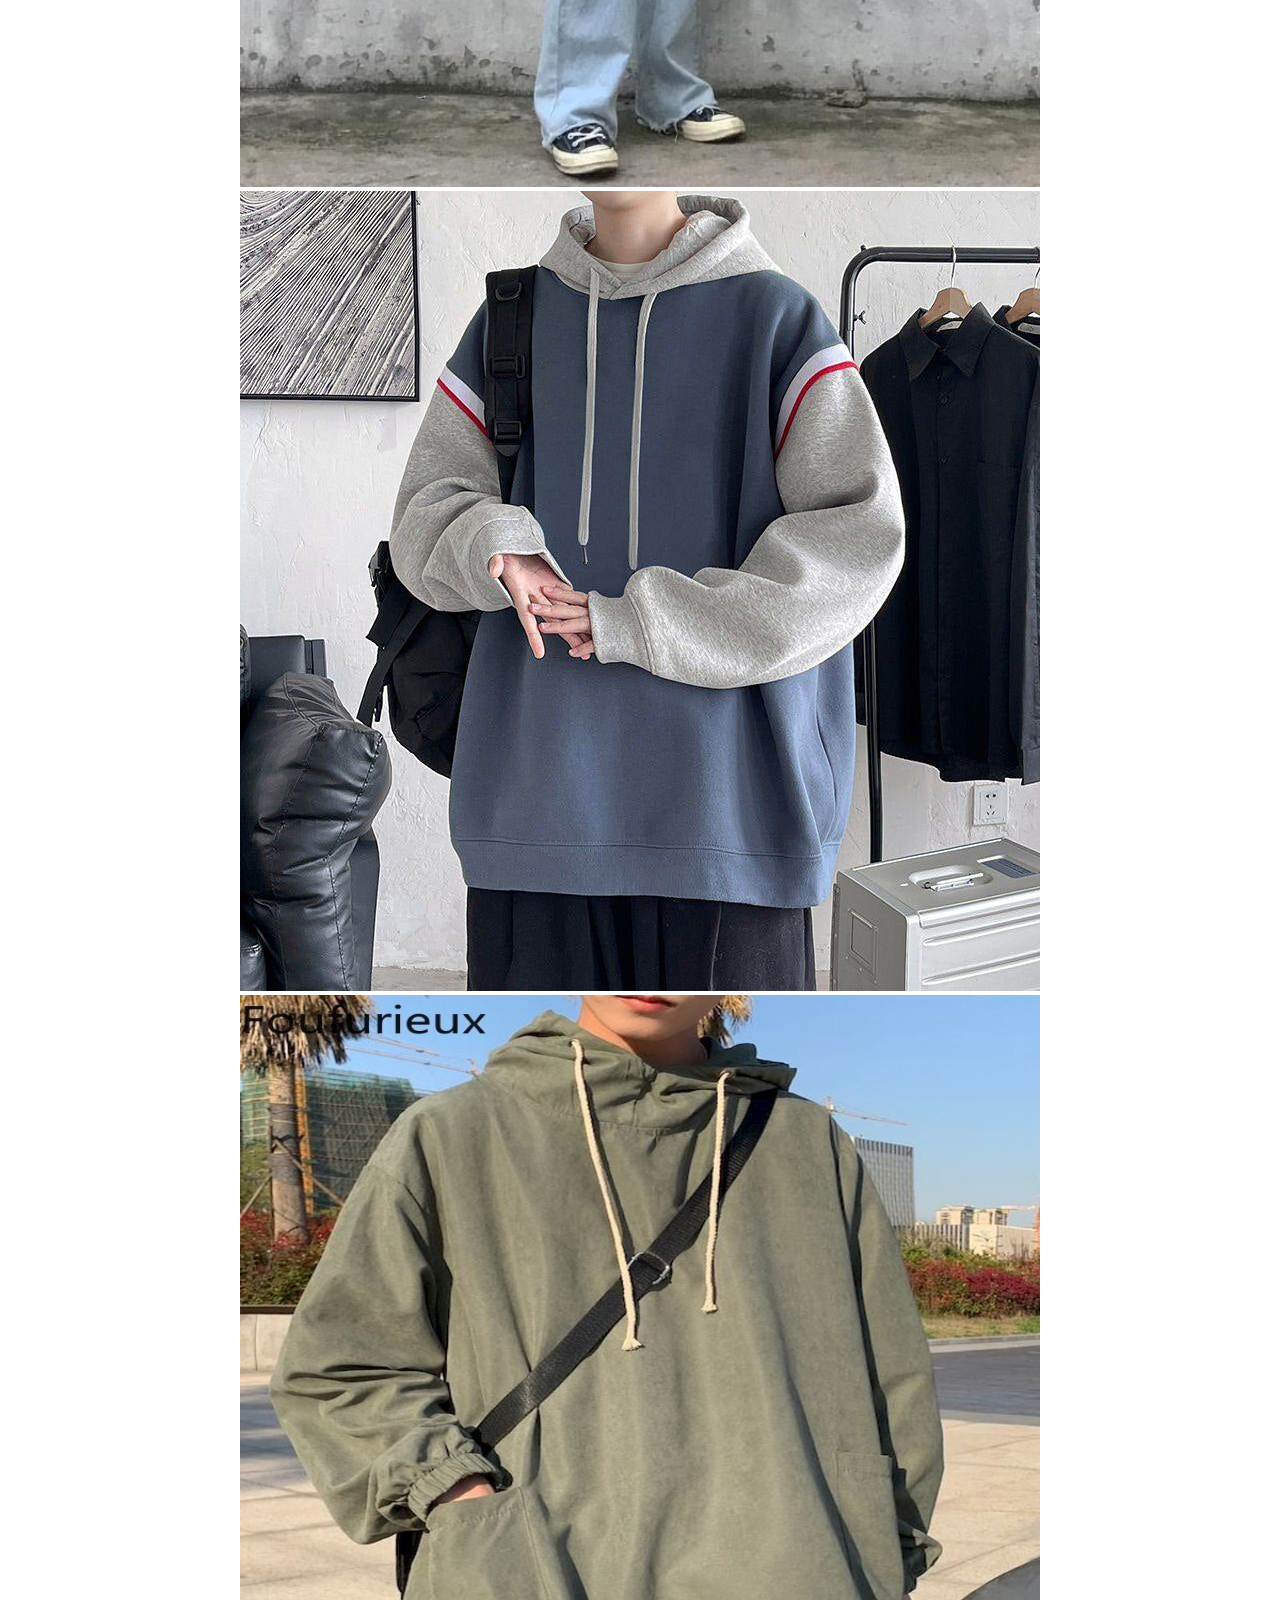
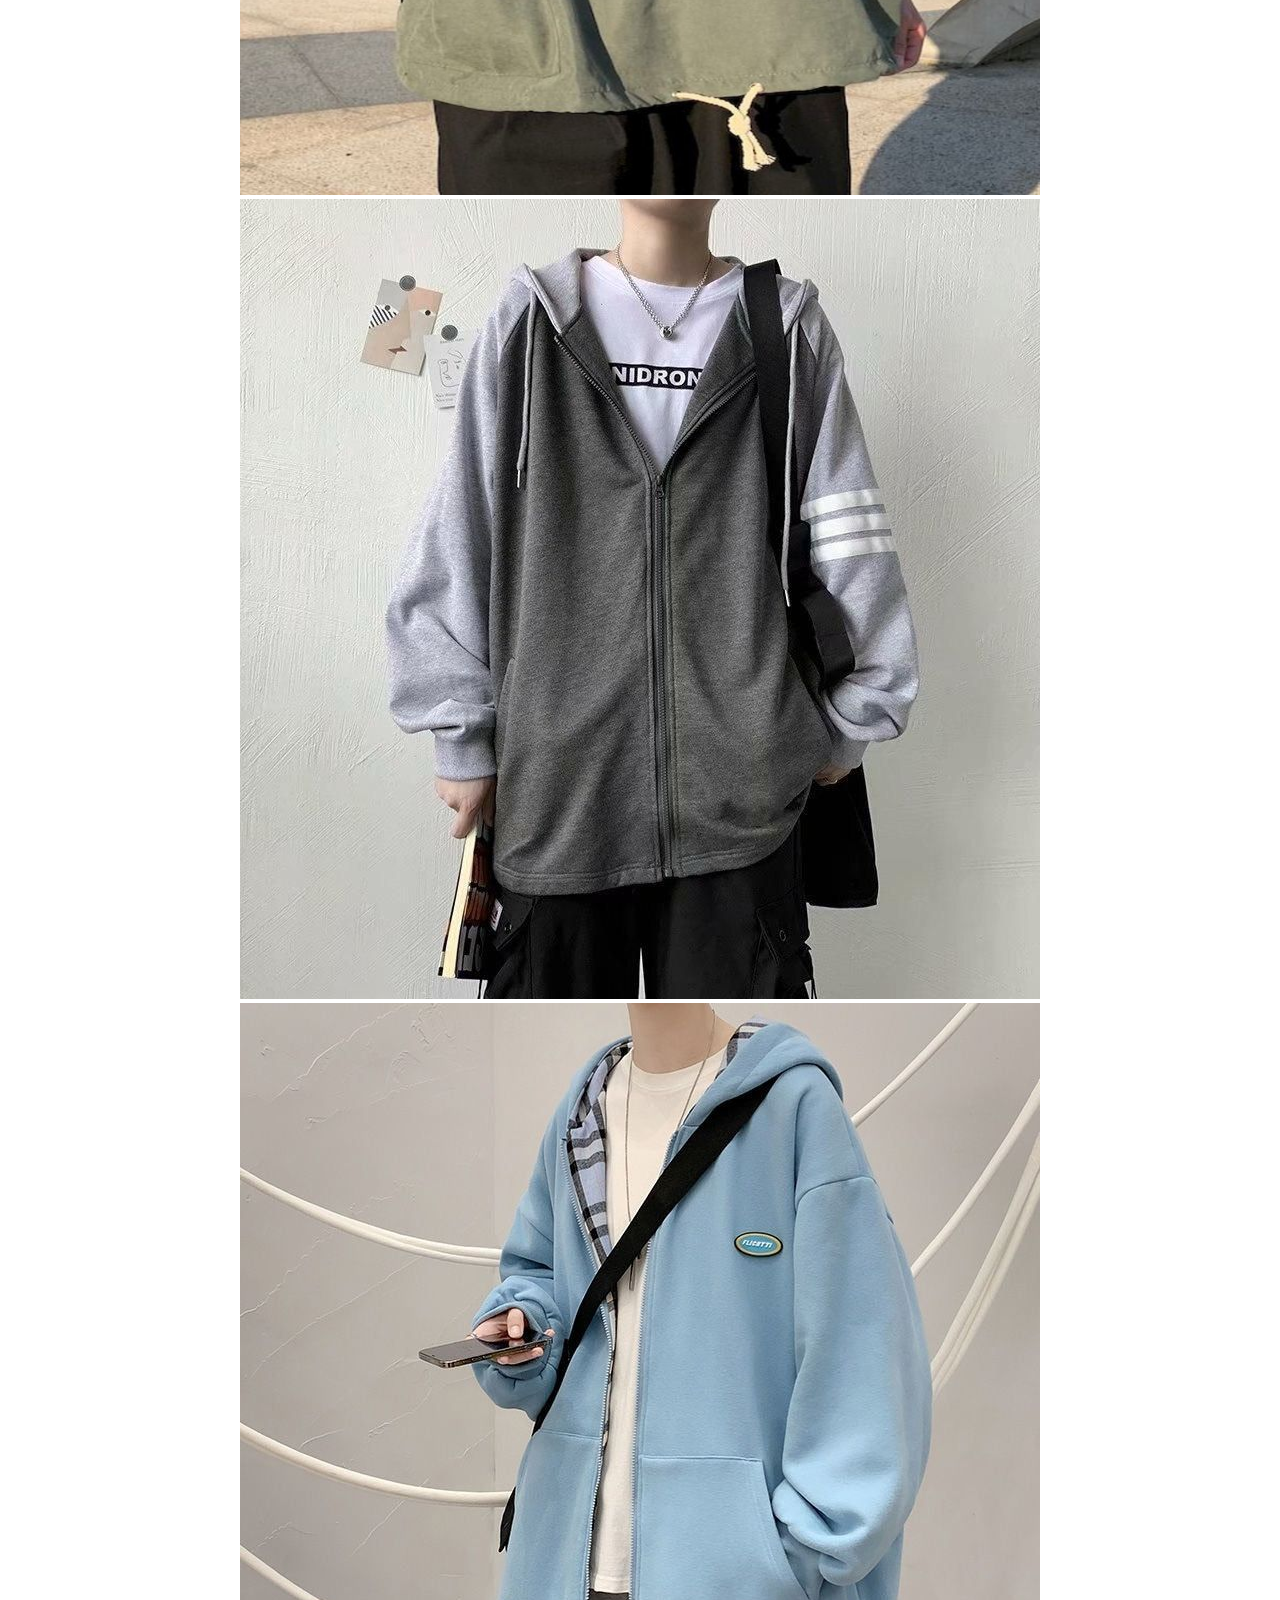
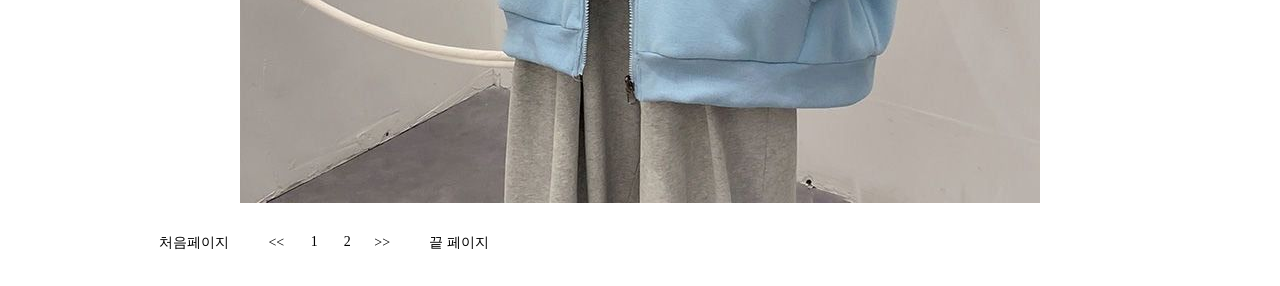
<file: src/main/webapp/One/NEW_Page.html>
<!DOCTYPE html>
<html lang="en">
    <head>
        <meta charset="UTF-8">
        <meta http-equiv="X-UA-Compatible" content="IE=edge">
        <meta name="viewport" content="width=device-width, initial-scale=1.0">
        <title>NEW</title>
        <link rel="stylesheet" href="../One.css/new.css">
    </head>
    <body>
        <div id="header">
            <div id="header1">
                <a href="../index.html">
                    <img src="../img/emisLOGO.svg" alt="메인로고"></a>
            </div>
        </div>
        <main id="main">
            <div class="img_area">
                <div class="img_area_item img_area_item_01">
                    <img src="../img/cloth10.jpg" alt="옷10">
            </div>
            <div class="img_area_item img_area_item_02">
                <img src="../img/cloth11.jpg" alt="옷11">
            </div>
            <div class="img_area_item img_area_item_03">
                <img src="../img/cloth12.jpg" alt="옷12">
            </div>
            <div class="img_area_item img_area_item_04">
                <img src="../img/cloth13.jpg" alt="옷13">
            </div>
            <div class="img_area_item img_area_item_05">
                <img src="../img/cloth14.jpg" alt="옷14">
            </div>
            <div class="img_area_item img_area_item_06">
                <img src="../img/cloth15.jpg" alt="옷15">
            </div>
        </div>
        </main>
        <footer id="footer">
            <div class="page">
                <ul class="pagination modal">
                    <li><a href="#" class="first">처음페이지</a></li>
                    <li><a href="#" class="arrow left"><<</a></li>
                    <li><a href="#" class="active num">1</a></li>
                    <li><a href="../One/BEST_Page.html" class="num">2</a></li>
                    <li><a href="../One/BEST_Page.html" class="arrow right">>></a></li>
                    <li><a href="../One/BEST_Page.html" class="last">끝 페이지</a></li>
                </ul>
            </div>
        </footer>
    </body>
</html>
</file>
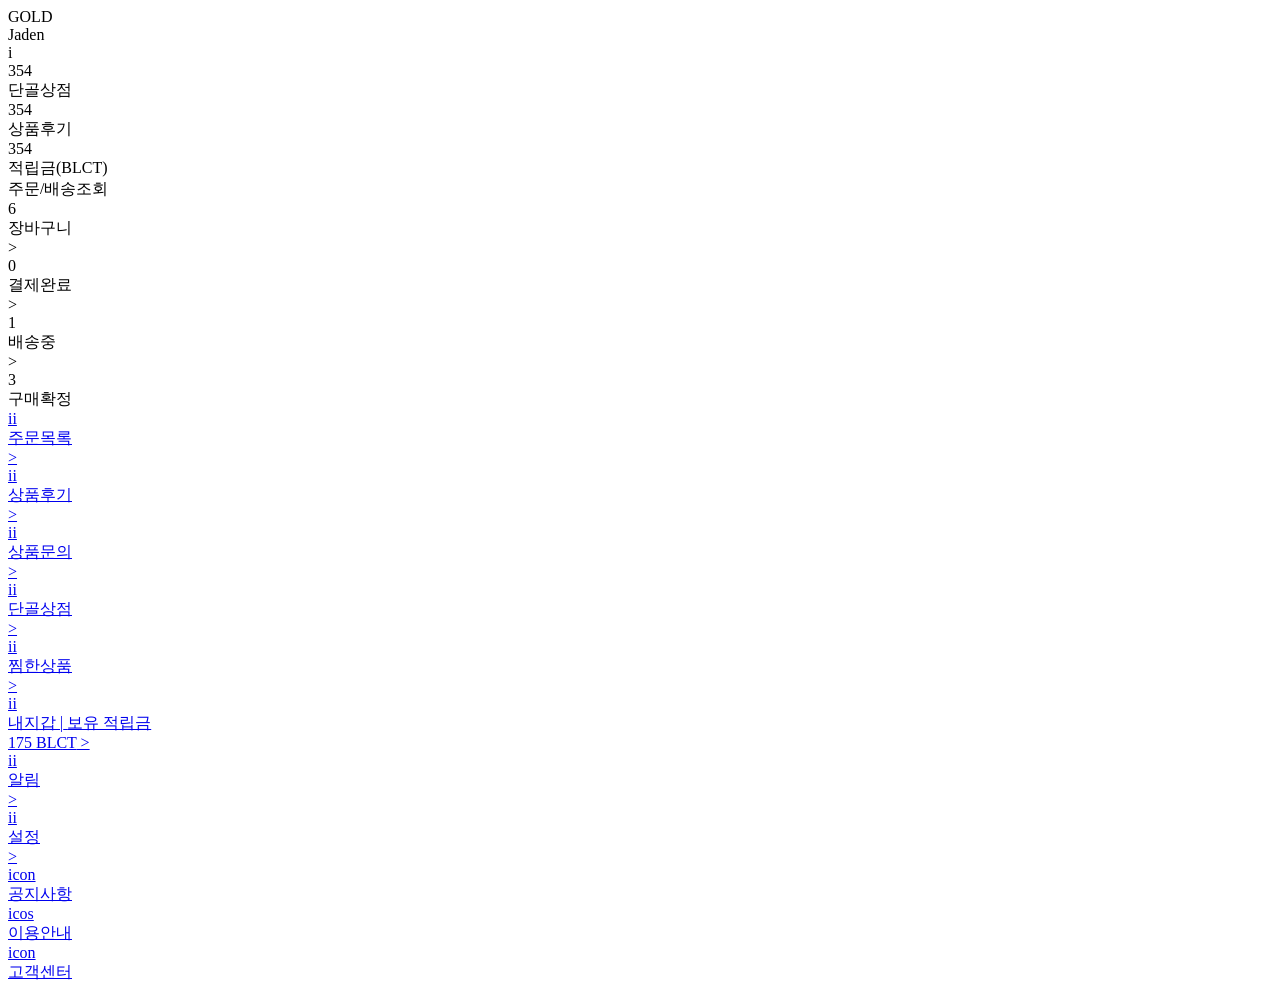
<file: src/main/webapp/WEB-INF/views/member/My_Page.html>
<!DOCTYPE html>
<html lang="en">
    <head>
        <meta charset="UTF-8">
        <meta http-equiv="X-UA-Compatible" content="IE=edge">
        <meta name="viewport" content="width=device-width, initial-scale=1.0">
        <title>마이페이지</title>
    </head>
    <body>
    <div class="wrap">
        <div class="greenContainer">
            <div>
            <div class="grade">GOLD</div>
            <div class="name">Jaden</div>
            </div>    
            <div class="modify">i</div>    
        </div>
        <div class="summaryContainer">
            <div class="item">
                <div class="number">354</div>
                <div>단골상점</div>
            </div>
            <div class="item">
                <div class="number">354</div>
                <div>상품후기</div>
            </div>
            <div class="item">
                <div class="number">354</div>
                <div>적립금(BLCT)</div>
            </div>
        </div>  
        <div class="shippingStatusContainer">
            <div class="title">
            주문/배송조회
            </div>
            <div class="status">
            
            <div class="item">
                <div>
                <div class="green number">6</div>
                <div class="text">장바구니</div>
                </div>
                <div class="icon"> > </div>
            </div>     
            <div class="item">
                <div>
                <div class="number">0</div>
                <div class="text">결제완료</div>
                </div>
                <div class="icon"> > </div>
            </div>     
            <div class="item">
                <div>
                <div class="green number">1</div>
                <div class="text">배송중</div>
                </div>
                <div class="icon"> > </div>
            </div>     
            <div class="item">
                <div>
                <div class="green number">3</div>
                <div class="text">구매확정</div>
                </div>
            </div>     
            
            </div>
            
        </div>  
        <div class="listContainer">
            <a href="#" class="item">
                <div class="icon">ii</div>
                <div class="text">주문목록<span class="circle"></span></div>
                <div class="right"> > </div>
            </a>
            <a href="#" class="item">
                <div class="icon">ii</div>
                <div class="text">상품후기</div>
                <div class="right"> > </div>
            </a>
            <a href="#" class="item">
                <div class="icon">ii</div>
                <div class="text">상품문의</div>
                <div class="right"> > </div>
            </a>
            <a href="#" class="item">
                <div class="icon">ii</div>
                <div class="text">단골상점</div>
                <div class="right"> > </div>
            </a>
            <a href="#" class="item">
                <div class="icon">ii</div>
                <div class="text">찜한상품</div>
                <div class="right"> > </div>
            </a>
        </div>
        <div class="listContainer">
            <a href="#" class="item">
                <div class="icon">ii</div>
                <div class="text">
                <span>내지갑</span>
                <span class="smallLight">
                    <span>|</span>
                    <span>보유 적립금</span>
                </span>          
                </div>                
                <div class="right">
                <span class="blct">175 BLCT</span>
                > </div>
            </a>
            <a href="#" class="item">
                <div class="icon">ii</div>
                <div class="text">알림</div>
                <div class="right"> > </div>
            </a>
            <a href="#" class="item">
                <div class="icon">ii</div>
                <div class="text">설정</div>
                <div class="right"> > </div>
            </a>   
        </div>
        <div class="infoContainer">
            <a href="#" class="item">
            <div>icon</div>
            <div>공지사항</div>
            </a>    
            <a href="#" class="item">
            <div>icos</div>
            <div>이용안내</div>
            </a>    
            <a href="#" class="item">
            <div>icon</div>
            <div>고객센터</div>
            </a>
        </div>
        </div>
    </body>
</html>
</file>
<file: src/main/webapp/One.css/all.css>
#header {
    position: relative; width: 100%; height: 175px;
}
#header1 {
    width: 300px; position: absolute;top: 0; left: 50%;
    transform: translate(-50% , 10px);
}
#main .img_area { 
    display: flex;justify-content: center; flex-wrap: wrap;
}
.img_area_item img { 
    height: 800px;
    width: 800px;
}
.page {
    text-align:center;
    width: 50%;
}
.pagination {
    list-style: none;
    display: inline-block;
    padding: 0;
    margin-top: 20px;
}
.pagination li {
    display: inline;
    text-align: center;
}
.pagination a {
    float: left;
    display: block;
    font-size: 14px;
    text-decoration: none;
    padding: 5px 12px;
    color: black;
    line-height: 1.5;
}
.first {
    margin-right: 15px;
}
.last {
    margin-left: 15px;
}
.first:hover, .last:hover, .left:hover, .right:hover {
    color: black;
}
.pagination a.active {
    cursor:default;
    color: black;
}
.pagination a:active {
    outline : none;
}
.modal .num {
    margin-left: 3px;
    padding: 0;
    width: 30px;
    height: 30px;
    line-height: 30px;
    border-radius: 100%;
}
.modal .num:hover {
    background-color: black;
    cursor: pointer;
}
.arrow-left {
    width: 0;
    height: 0;
    border-top: 10px solid transparent;
    border-bottom: 10px solid transparent;
    border-right: 10px solid blue;
}
</file>
<file: src/main/webapp/One.css/basket.css>
#header {
    position: relative; width: 100%; height: 175px;
}
#header1 {
    width: 300px; position: absolute;top: 0; left: 50%;
    transform: translate(-50% , 10px);
}
thead {
    text-align: center;
    font-weight: bold;
  }
  
  tbody {
    font-size: 12px;
  }
  
  td {
    padding: 15px 0px;
    border-bottom: 1px solid lightgrey;
  }
  
  .cart__list__detail :nth-child(3) {
    vertical-align: top;
  }
  
  .cart__list__detail :nth-child(3) a {
    font-size: 12px;
  }
  
  .cart__list__detail :nth-child(3) p {
    margin-top: 6px;
    font-weight: bold;
  }
  
  .cart__list__smartstore {
    font-size: 12px;
    color: gray;
  }
  
  .cart__list__option {
    vertical-align: top;
    padding: 20px;
  }
  
  .cart__list__option p {
    margin-bottom: 25px;
    position: relative;
  }
  
  .cart__list__option p::after {
    content: "";
    width: 90%;
    height: 1px;
    background-color: lightgrey;
    left: 0px;
    top: 25px;
    position: absolute;
  }
  
  .cart__list__optionbtn {
    background-color: white;
    font-size: 10px;
    border: lightgrey solid 1px;
    padding: 7px;
  }
  
  .cart__list__detail :nth-child(4),
  .cart__list__detail :nth-child(5),
  .cart__list__detail :nth-child(6) {
    border-left: 2px solid whitesmoke;
  }
  
  .cart__list__detail :nth-child(5),
  .cart__list__detail :nth-child(6) {
    text-align: center;
  }
  
  .cart__list__detail :nth-child(5) button {
    background-color: limegreen;
    color: white;
    border: none;
    border-radius: 5px;
    padding: 4px 8px;
    font-size: 12px;
    margin-top: 5px;
  }
  
  .price {
    font-weight: bold;
  }
  
  .cart__mainbtns {
    width: 420px;
    height: 200px;
    padding-top: 40px;
    display: block;
    margin: auto;
  }
  
  .cart__bigorderbtn {
    width: 200px;
    height: 50px;
    font-size: 16px;
    margin: auto;
    border-radius: 5px;
  }
  
  .cart__bigorderbtn.left {
    background-color: white;
    border: 1px lightgray solid;
  }
  
  .cart__bigorderbtn.right {
    background-color: limegreen;
    color: white;
    border: none;
  }
  img {
    display: block;
    width: 80%;
    height: 80px;
    margin: auto;
  }
</file>
<file: src/main/webapp/One.css/best.css>
#header {
    position: relative; width: 100%; height: 175px;
}
#header1 {
    width: 300px; position: absolute;top: 0; left: 50%;
    transform: translate(-50% , 10px);
}
#main .img_area { 
    display: flex;justify-content: center; flex-wrap: wrap;
}
.img_area_item img { 
    height: 800px;
    width: 800px;
}
.page {
    text-align:center;
    width: 50%;
}
.pagination {
    list-style: none;
    display: inline-block;
    padding: 0;
    margin-top: 20px;
}
.pagination li {
    display: inline;
    text-align: center;
}
.pagination a {
    float: left;
    display: block;
    font-size: 14px;
    text-decoration: none;
    padding: 5px 12px;
    color: black;
    line-height: 1.5;
}
.first {
    margin-right: 15px;
}
.last {
    margin-left: 15px;
}
.first:hover, .last:hover, .left:hover, .right:hover {
    color: black;
}
.pagination a.active {
    cursor:default;
    color: black;
}
.pagination a:active {
    outline : none;
}
.modal .num {
    margin-left: 3px;
    padding: 0;
    width: 30px;
    height: 30px;
    line-height: 30px;
    border-radius: 100%;
}
.modal .num:hover {
    background-color: black;
    cursor: pointer;
}
.arrow-left {
    width: 0;
    height: 0;
    border-top: 10px solid transparent;
    border-bottom: 10px solid transparent;
    border-right: 10px solid blue;
}
</file>
<file: src/main/webapp/One.css/buy.css>
#header {
    position: relative; width: 100%; height: 175px;
}
#header1 {
    width: 300px; position: absolute;top: 0; left: 50%;
    transform: translate(-50% , 10px);
}
#main {
    display: flex; justify-content: center; flex-wrap: wrap;
}
#main .img_area_item img { 
    width: 700px;
}
.delivery {
    padding: 30px;
}
</file>
<file: src/main/webapp/One.css/cloth1.css>
#header {
    position: relative; width: 100%; height: 175px;
}
#header1 {
    width: 300px; position: absolute;top: 0; left: 50%;
    transform: translate(-50% , 10px);
}
/* #main .img_area { 
    display: flex;justify-content: left; flex-wrap: wrap;
} */
#main {
    display: flex; justify-content: center; flex-wrap: wrap;
}
#main .img_area_item img { 
    width: 600px;
}
.text_area {
    font-size: 30px;
    padding: 30px;
}
input::placeholder {
    opacity: 1;
}
input {
    width: 460px;
    padding: 10px;
}

.text_area {
width: 460px;
padding: 10px;
}



body {
padding: 20px;
box-sizing: border-box;
}

div + div {
margin-top: 20px;
}

label {
display: block;
margin-bottom: 10px;
font-weight: bold;
color: #666;
}
/* legend {
    width: 460px;
    padding: 10px;
} */
fieldset {
    margin-top: 10px;
    width: 435px;
}
[type=submit] {
    width : 100px
}
.size {
    width: 70px;
}
.color {
    width: 700px;
}
.buy {
    display: flex; justify-content: space-evenly;
}
</file>
<file: src/main/webapp/One.css/cloth2.css>
#header {
    position: relative; width: 100%; height: 175px;
}
#header1 {
    width: 300px; position: absolute;top: 0; left: 50%;
    transform: translate(-50% , 10px);
}
/* #main .img_area { 
    display: flex;justify-content: left; flex-wrap: wrap;
} */
#main {
    display: flex; justify-content: center; flex-wrap: wrap;
}
#main .img_area_item img { 
    width: 600px;
}
.text_area {
    font-size: 30px;
    padding: 30px;
}
input::placeholder {
    opacity: 1;
}
input {
    width: 460px;
    padding: 10px;
}

.text_area {
width: 460px;
padding: 10px;
}



body {
padding: 20px;
box-sizing: border-box;
}

div + div {
margin-top: 20px;
}

label {
display: block;
margin-bottom: 10px;
font-weight: bold;
color: #666;
}
/* legend {
    width: 460px;
    padding: 10px;
} */
fieldset {
    margin-top: 10px;
    width: 435px;
}
[type=submit] {
    width : 100px
}
.size {
    width: 70px;
}
.color {
    width: 700px;
}
.buy {
    display: flex; justify-content: space-evenly;
}
</file>
<file: src/main/webapp/One.css/cloth3.css>
#header {
    position: relative; width: 100%; height: 175px;
}
#header1 {
    width: 300px; position: absolute;top: 0; left: 50%;
    transform: translate(-50% , 10px);
}
/* #main .img_area { 
    display: flex;justify-content: left; flex-wrap: wrap;
} */
#main {
    display: flex; justify-content: center; flex-wrap: wrap;
}
#main .img_area_item img { 
    width: 600px;
}
.text_area {
    font-size: 30px;
    padding: 30px;
}
input::placeholder {
    opacity: 1;
}
input {
    width: 460px;
    padding: 10px;
}

.text_area {
width: 460px;
padding: 10px;
}



body {
padding: 20px;
box-sizing: border-box;
}

div + div {
margin-top: 20px;
}

label {
display: block;
margin-bottom: 10px;
font-weight: bold;
color: #666;
}
/* legend {
    width: 460px;
    padding: 10px;
} */
fieldset {
    margin-top: 10px;
    width: 435px;
}
[type=submit] {
    width : 100px
}
.size {
    width: 70px;
}
.color {
    width: 700px;
}
.buy {
    display: flex; justify-content: space-evenly;
}
</file>
<file: src/main/webapp/One.css/Info.css>
#header {
    position: relative; width: 100%; height: 175px;
}
#header1 {
    width: 300px; position: absolute;top: 0; left: 50%;
    transform: translate(-50% , 10px);
}
.text_area {
    display: flex;
    justify-content: space-evenly;
    font-size: 24px;
}

.sns img {
    width: 170px;
}
.sns {
    display: flex; justify-content: center;
    font-size: 50px;
    margin-top: 40px;
}
.info {
    display: flex;
    justify-content: space-evenly;
}
.info_1 {
    display: flex; 
    border: 1px solid;
    width: 30%;
}
.info_2 {
    display: flex; 
    border: 1px solid;
    width: 30%;
}
.info3 {
    display: flex; 
    border: 1px solid;
    width: 30%;
}

#footer {
    border: 1px solid black;
}
</file>
<file: src/main/webapp/One.css/login.test.css>
body{
margin:0;
color:#6a6f8c;
background:#c8c8c8;
font:600 16px/18px 'Open Sans',sans-serif;
}
*,:after,:before{box-sizing:border-box}
.clearfix:after,.clearfix:before{content:'';display:table}
.clearfix:after{clear:both;display:block}
a{color:inherit;text-decoration:none}

.login-wrap{
width:100%;
margin:auto;
max-width:525px;
min-height:670px;
position:relative;
background:url(https://raw.githubusercontent.com/khadkamhn/day-01-login-form/master/img/bg.jpg) no-repeat center;
box-shadow:0 12px 15px 0 rgba(0,0,0,.24),0 17px 50px 0 rgba(0,0,0,.19);
}
.login-html{
width:100%;
height:100%;
position:absolute;
padding:90px 70px 50px 70px;
background:white;
}
.login-html .sign-in-htm,
.login-html .sign-up-htm{
top:0;
left:0;
right:0;
bottom:0;
position:absolute;
transform:rotateY(180deg);
backface-visibility:hidden;
transition:all .4s linear;
}
.login-html .sign-in,
.login-html .sign-up,
.login-form .group .check{
display:none;
}
.login-html .tab,
.login-form .group .label,
.login-form .group .button{
text-transform:uppercase;
}
.login-html .tab{
font-size:22px;
margin-right:15px;
padding-bottom:5px;
margin:0 15px 10px 0;
display:inline-block;
border-bottom:2px solid transparent;
}
.login-html .sign-in:checked + .tab,
.login-html .sign-up:checked + .tab{
color:#1161ee;
border-color:#1161ee;
}
.login-form{
min-height:345px;
position:relative;
perspective:1000px;
transform-style:preserve-3d;
}
.login-form .group{
margin-bottom:15px;
}
.login-form .group .label,
.login-form .group .input,
.login-form .group .button{
width:100%;
color:#fff;
display:block;
}
.login-form .group .input,
.login-form .group .button{
border:none;
padding:15px 20px;
border-radius:25px;
background:rgba(255,255,255,.1);
}
.login-form .group input[data-type="password"]{
text-security:circle;
-webkit-text-security:circle;
}
.login-form .group .label{
color:#aaa;
font-size:12px;
}
.login-form .group .button{
background:#1161ee;
}
.login-form .group label .icon{
width:15px;
height:15px;
border-radius:2px;
position:relative;
display:inline-block;
background:rgba(255,255,255,.1);
}
.login-form .group label .icon:before,
.login-form .group label .icon:after{
content:'';
width:10px;
height:2px;
background:#fff;
position:absolute;
transition:all .2s ease-in-out 0s;
}
.login-form .group label .icon:before{
left:3px;
width:5px;
bottom:6px;
transform:scale(0) rotate(0);
}
.login-form .group label .icon:after{
top:6px;
right:0;
transform:scale(0) rotate(0);
}
.login-form .group .check:checked + label{
color:#1161ee;
}
.login-form .group .check:checked + label .icon{
background:#1161ee;
}
.login-form .group .check:checked + label .icon:before{
transform:scale(1) rotate(45deg);
}
.login-form .group .check:checked + label .icon:after{
transform:scale(1) rotate(-45deg);
}
.login-html .sign-in:checked + .tab + .sign-up + .tab + .login-form .sign-in-htm{
transform:rotate(0);
}
.login-html .sign-up:checked + .tab + .login-form .sign-up-htm{
transform:rotate(0);
}

.hr{
height:2px;
margin:60px 0 50px 0;
background:rgba(255,255,255,.2);
}
.foot-lnk{
text-align:center;
}
</file>
<file: src/main/webapp/One.css/new.css>
#header {
    position: relative; width: 100%; height: 175px;
}
#header1 {
    width: 300px; position: absolute;top: 0; left: 50%;
    transform: translate(-50% , 10px);
}
#main .img_area { 
    display: flex;justify-content: center; flex-wrap: wrap;
}
.img_area_item img { 
    height: 800px;
    width: 800px;
}
.page {
    text-align:center;
    width: 50%;
}
.pagination {
    list-style: none;
    display: inline-block;
    padding: 0;
    margin-top: 20px;
}
.pagination li {
    display: inline;
    text-align: center;
}
.pagination a {
    float: left;
    display: block;
    font-size: 14px;
    text-decoration: none;
    padding: 5px 12px;
    color: black;
    line-height: 1.5;
}
.first {
    margin-right: 15px;
}
.last {
    margin-left: 15px;
}
.first:hover, .last:hover, .left:hover, .right:hover {
    color: black;
}
.pagination a.active {
    cursor:default;
    color: black;
}
.pagination a:active {
    outline : none;
}
.modal .num {
    margin-left: 3px;
    padding: 0;
    width: 30px;
    height: 30px;
    line-height: 30px;
    border-radius: 100%;
}
.modal .num:hover {
    background-color: black;
    cursor: pointer;
}
.arrow-left {
    width: 0;
    height: 0;
    border-top: 10px solid transparent;
    border-bottom: 10px solid transparent;
    border-right: 10px solid blue;
}
</file>
